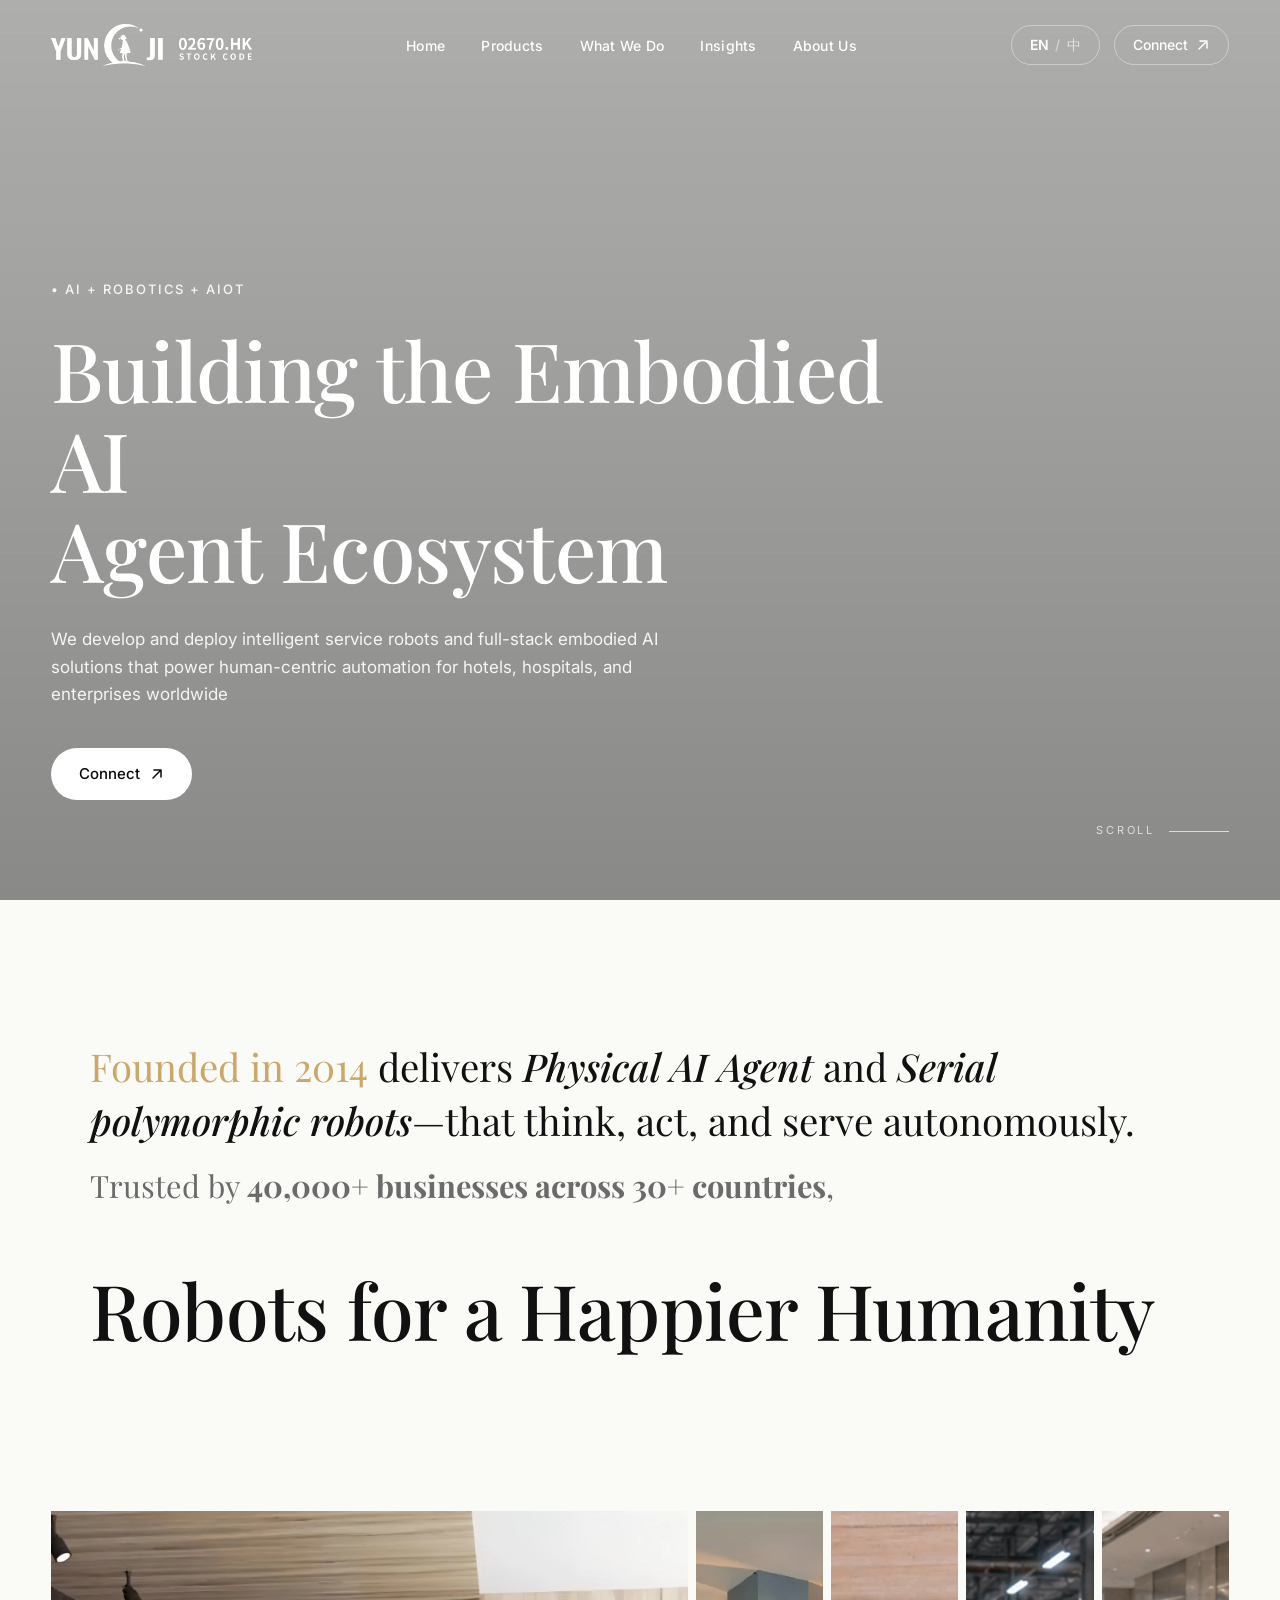
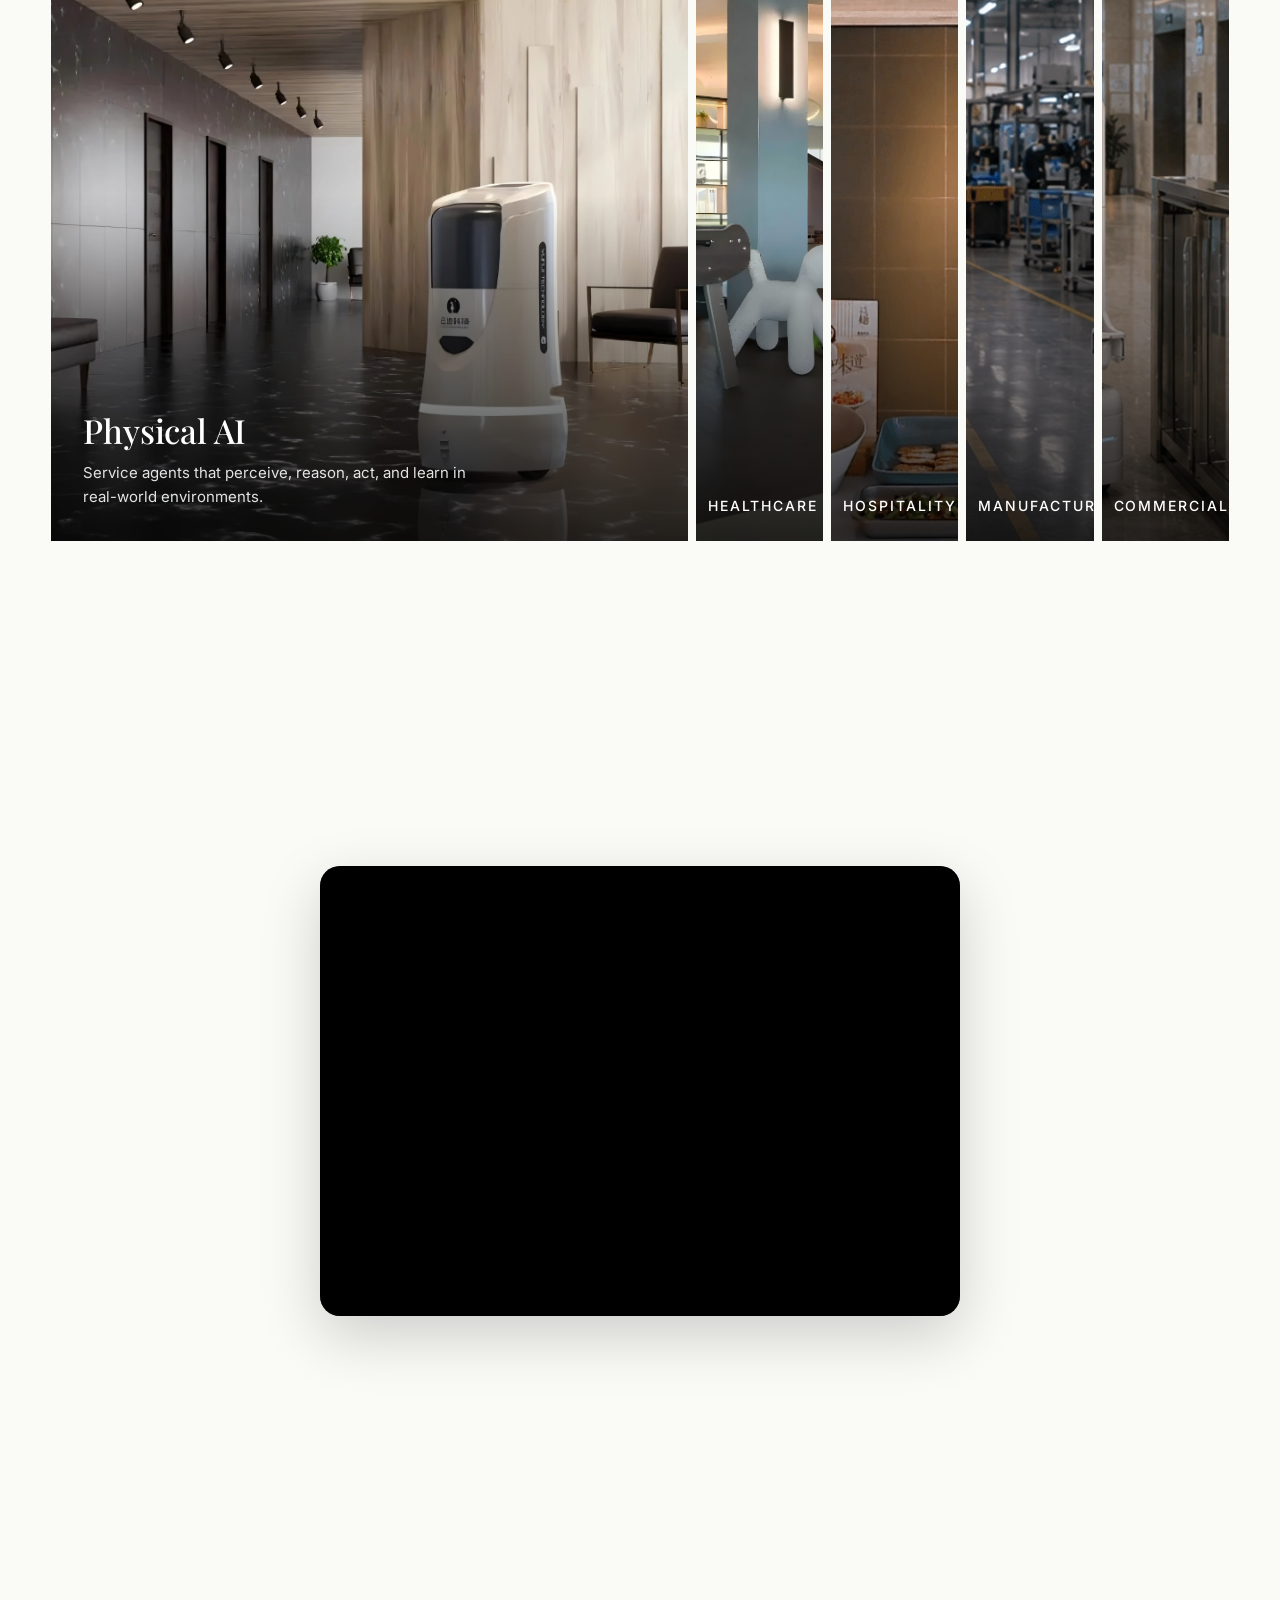
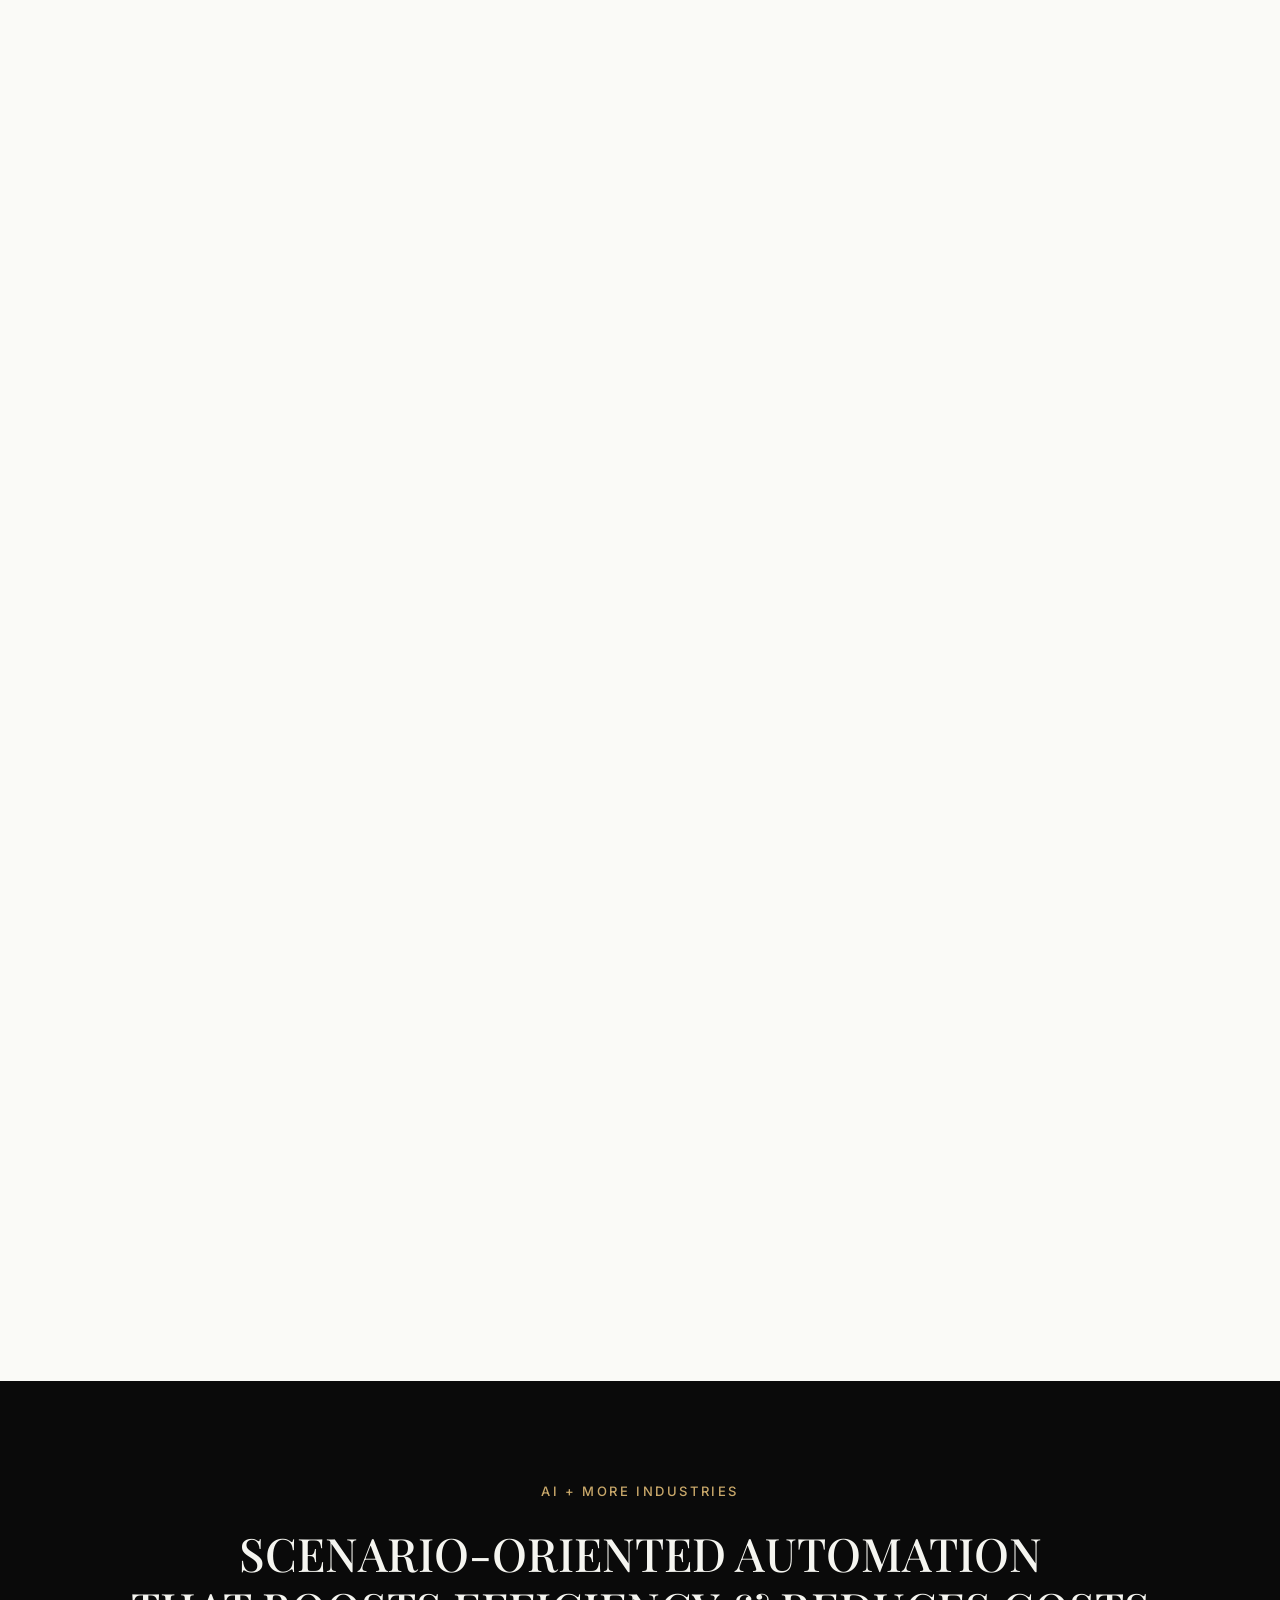
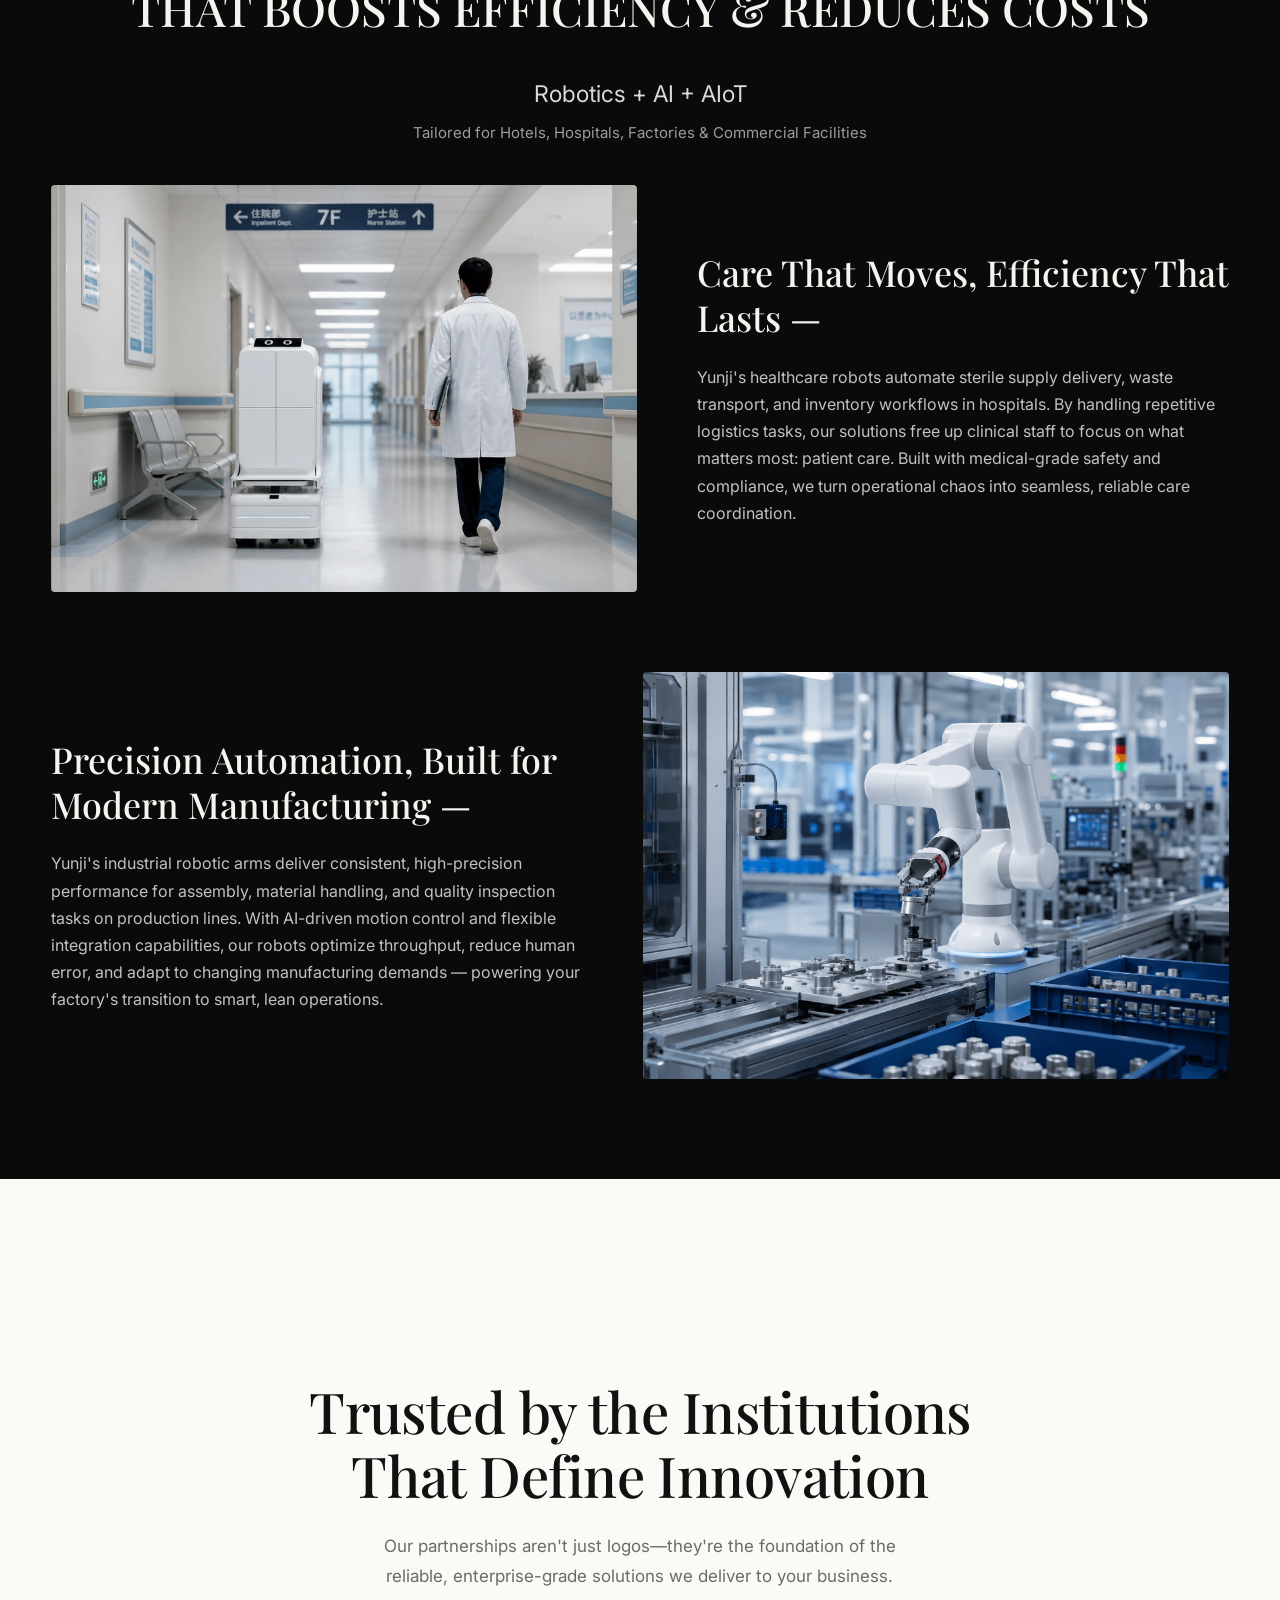
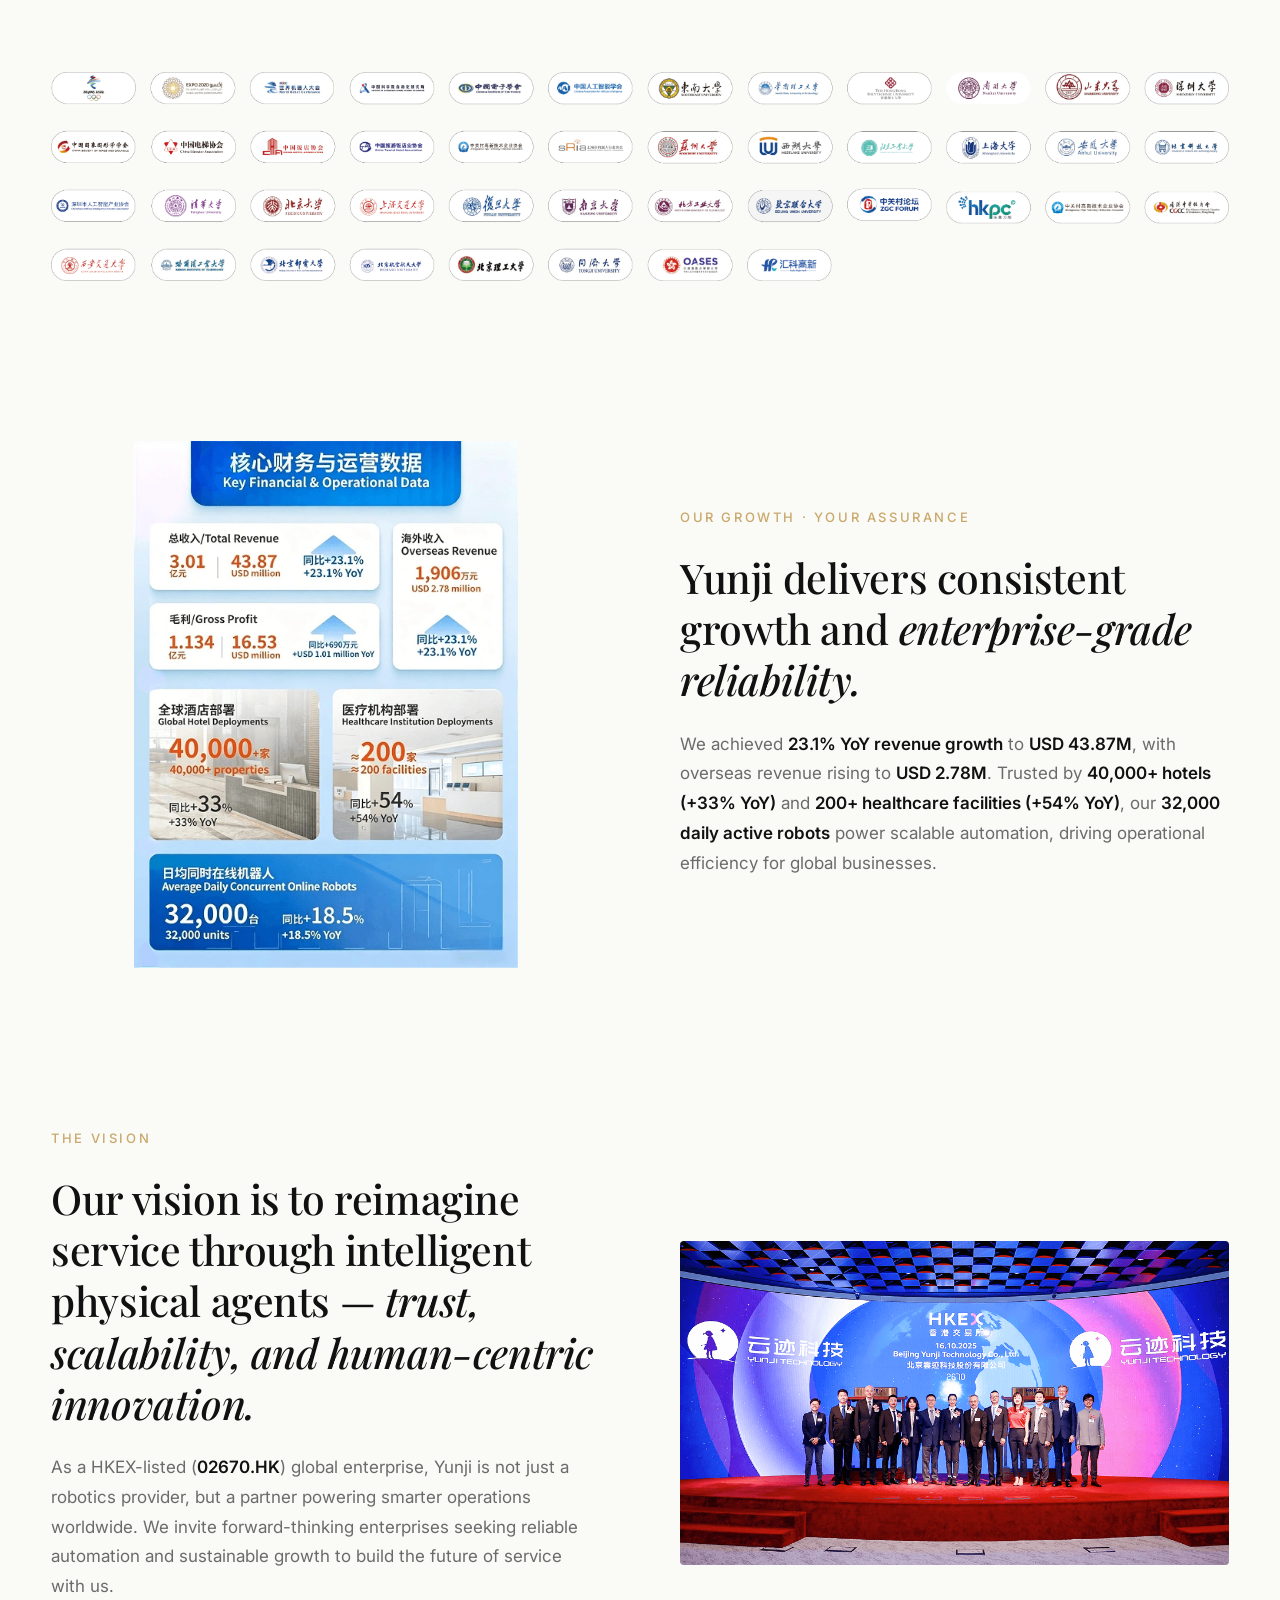
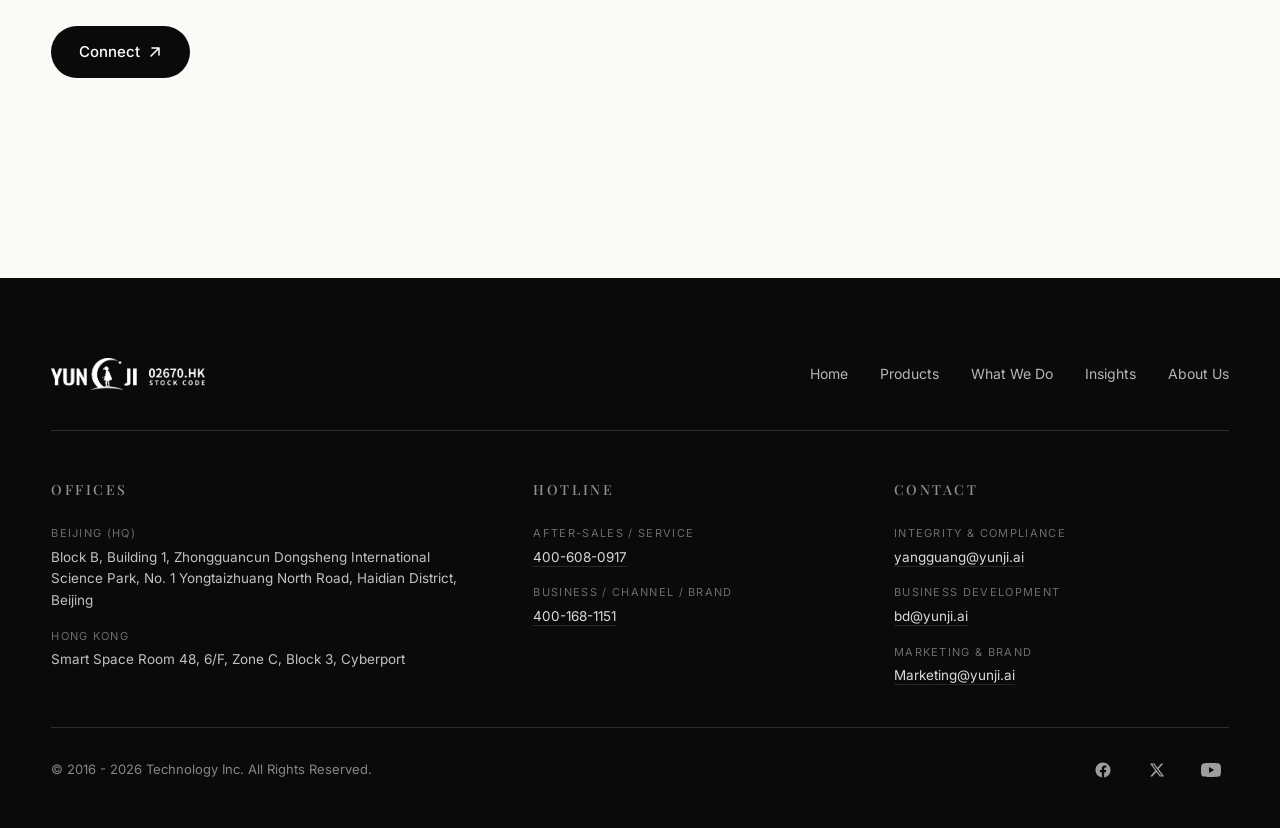
<file: index.html>
<!DOCTYPE html>
<html lang="en">
<head>
<meta charset="UTF-8" />
<meta name="viewport" content="width=device-width, initial-scale=1" />
<title data-i18n="meta.title">Yunji Technology — Innovating Business Solutions</title>
<meta name="description" content="Building the Embodied AI Agent Ecosystem. Intelligent service robots and full-stack embodied AI solutions for hotels, hospitals, and enterprises worldwide." />
<link rel="preconnect" href="https://fonts.googleapis.com" />
<link rel="preconnect" href="https://fonts.gstatic.com" crossorigin />
<link href="https://fonts.googleapis.com/css2?family=Inter:wght@300;400;500;600;700;800&family=Playfair+Display:wght@400;500;600;700&display=swap" rel="stylesheet" />
<link rel="stylesheet" href="css/style.css" />
</head>
<body>

<!-- ============ NAVIGATION ============ -->
<header class="nav">
  <div class="nav__inner">
    <a class="nav__logo" href="#">
      <img src="assets/logo1.png" alt="Yunji" />
    </a>
    <nav class="nav__menu">
      <a class="nav__link" href="#home"><span data-i18n="nav.home">Home</span><span class="nav__link-hover" data-i18n="nav.home">Home</span></a>
      <a class="nav__link nav__link--dropdown" href="#"><span data-i18n="nav.product">Products</span><span class="nav__link-hover" data-i18n="nav.product">Products</span></a>
      <a class="nav__link" href="#what-we-do"><span data-i18n="nav.what">What We Do</span><span class="nav__link-hover" data-i18n="nav.what">What We Do</span></a>
      <a class="nav__link" href="#insights"><span data-i18n="nav.insights">Insights</span><span class="nav__link-hover" data-i18n="nav.insights">Insights</span></a>
      <a class="nav__link" href="#about"><span data-i18n="nav.about">About Us</span><span class="nav__link-hover" data-i18n="nav.about">About Us</span></a>
    </nav>
    <div class="nav__actions">
      <button class="nav__lang" type="button" aria-label="Switch language">
        <span class="nav__lang-current">EN</span>
        <span class="nav__lang-divider">/</span>
        <span class="nav__lang-other">中</span>
      </button>
      <a class="nav__cta" href="mailto:BD@yunji.ai">
        <span data-i18n="nav.connect">Connect</span>
        <svg width="14" height="14" viewBox="0 0 14 14" fill="none" xmlns="http://www.w3.org/2000/svg">
          <path d="M3 11L11 3M11 3H4M11 3V10" stroke="currentColor" stroke-width="1.5" stroke-linecap="round" stroke-linejoin="round"/>
        </svg>
      </a>
      <button class="nav__toggle" type="button" aria-label="Toggle menu" aria-expanded="false">
        <span></span>
        <span></span>
        <span></span>
      </button>
    </div>
  </div>

  <!-- Products Dropdown -->
  <div class="nav__dropdown">
    <div class="nav__dropdown-inner">
      <div class="nav__dropdown-grid">
        <a class="nav__dropdown-card" href="products/up.html">
          <div class="nav__dropdown-card__img">
            <img src="assets/dropdown-up.webp" data-i18n-src='{"en":"assets/dropdown-up.webp","zh":"assets/dropdown-up.webp"}' alt="Composite Polymorphic Robot - UP" />
          </div>
          <span class="nav__dropdown-card__label" data-i18n="product.up.label">Composite Polymorphic Robot - UP</span>
        </a>
        <a class="nav__dropdown-card" href="products/smart-vending.html">
          <div class="nav__dropdown-card__img">
            <img src="assets/dropdown-vending.webp" data-i18n-src='{"en":"assets/dropdown-vending.webp","zh":"assets/dropdown-vending.webp"}' alt="Smart Vending Machine Y-Cool" />
          </div>
          <span class="nav__dropdown-card__label" data-i18n="product.vending.label">Smart Vending Machine Y-Cool</span>
        </a>
        <a class="nav__dropdown-card" href="#insights">
          <div class="nav__dropdown-card__img">
            <img src="assets/dropdown-noodle.webp" data-i18n-src='{"en":"assets/dropdown-noodle.webp","zh":"assets/dropdown-noodle.webp"}' alt="Smart Noodle Cooking Robot" />
          </div>
          <span class="nav__dropdown-card__label" data-i18n="product.noodle.label">Smart Noodle Cooking Robot</span>
        </a>
        <a class="nav__dropdown-card" href="#insights">
          <div class="nav__dropdown-card__img">
            <img src="assets/dropdown-stirfry.webp" data-i18n-src='{"en":"assets/dropdown-stirfry.webp","zh":"assets/dropdown-stirfry.webp"}' alt="Intelligent Stir-Fry Robot" />
          </div>
          <span class="nav__dropdown-card__label" data-i18n="product.stirfry.label">Intelligent Stir-Fry Robot</span>
        </a>
        <a class="nav__dropdown-card" href="#insights">
          <div class="nav__dropdown-card__img">
            <img src="assets/dropdown-hdos-en.webp" data-i18n-src='{"en":"assets/dropdown-hdos-en.webp","zh":"assets/dropdown-hdos-zh.webp"}' alt="Trustworthy Agent HDOS" />
          </div>
          <span class="nav__dropdown-card__label" data-i18n="product.hdos.label">Trustworthy Agent HDOS</span>
        </a>
        <a class="nav__dropdown-card" href="#insights">
          <div class="nav__dropdown-card__img">
            <img src="assets/dropdown-factory-en.webp" data-i18n-src='{"en":"assets/dropdown-factory-en.webp","zh":"assets/dropdown-factory-zh.webp"}' alt="AI + Factory Smart Logistics Solutions" />
          </div>
          <span class="nav__dropdown-card__label" data-i18n="product.factory.label">AI + Factory Smart Logistics Solutions</span>
        </a>
        <a class="nav__dropdown-card" href="#insights">
          <div class="nav__dropdown-card__img">
            <img src="assets/dropdown-hospital-en.webp" data-i18n-src='{"en":"assets/dropdown-hospital-en.webp","zh":"assets/dropdown-hospital-zh.webp"}' alt="AI + Hospital Smart Logistics Solutions" />
          </div>
          <span class="nav__dropdown-card__label" data-i18n="product.hospital.label">AI + Hospital Smart Logistics Solutions</span>
        </a>
        <a class="nav__dropdown-card" href="#insights">
          <div class="nav__dropdown-card__img">
            <img src="assets/dropdown-retail-en.webp" data-i18n-src='{"en":"assets/dropdown-retail-en.webp","zh":"assets/dropdown-retail-zh.webp"}' alt="AI + Retail Application Solutions" />
          </div>
          <span class="nav__dropdown-card__label" data-i18n="product.retail.label">AI + Retail Application Solutions</span>
        </a>
      </div>
    </div>
  </div>

  <!-- Mobile Menu -->
  <div class="nav__mobile">
    <button class="nav__mobile-close" type="button" aria-label="Close menu">&times;</button>
    <nav class="nav__mobile-menu">
      <a href="#home" data-i18n="nav.home">Home</a>
      <div class="nav__mobile-dropdown">
        <button class="nav__mobile-dropdown-toggle" type="button">
          <span data-i18n="nav.product">Products</span>
          <span class="nav__mobile-chevron">
            <svg width="16" height="16" viewBox="0 0 24 24" fill="none" stroke="currentColor" stroke-width="2" stroke-linecap="round" stroke-linejoin="round">
              <polyline points="6 9 12 15 18 9"></polyline>
            </svg>
          </span>
        </button>
        <div class="nav__mobile-dropdown-menu">
          <a href="products/up.html">
            <img src="assets/dropdown-up.webp" alt="" />
            <span data-i18n="product.up.label">Composite Polymorphic Robot - UP</span>
          </a>
          <a href="products/smart-vending.html">
            <img src="assets/dropdown-vending.webp" alt="" />
            <span data-i18n="product.vending.label">Smart Vending Machine Y-Cool</span>
          </a>
          <a href="#insights">
            <img src="assets/dropdown-noodle.webp" alt="" />
            <span data-i18n="product.noodle.label">Smart Noodle Cooking Robot</span>
          </a>
          <a href="#insights">
            <img src="assets/dropdown-stirfry.webp" alt="" />
            <span data-i18n="product.stirfry.label">Intelligent Stir-Fry Robot</span>
          </a>
          <a href="#insights">
            <img src="assets/dropdown-hdos-en.webp" alt="" />
            <span data-i18n="product.hdos.label">Trustworthy Agent HDOS</span>
          </a>
          <a href="#insights">
            <img src="assets/dropdown-factory-en.webp" alt="" />
            <span data-i18n="product.factory.label">AI + Factory Smart Logistics Solutions</span>
          </a>
          <a href="#insights">
            <img src="assets/dropdown-hospital-en.webp" alt="" />
            <span data-i18n="product.hospital.label">AI + Hospital Smart Logistics Solutions</span>
          </a>
          <a href="#insights">
            <img src="assets/dropdown-retail-en.webp" alt="" />
            <span data-i18n="product.retail.label">AI + Retail Application Solutions</span>
          </a>
        </div>
      </div>
      <a href="#what-we-do" data-i18n="nav.what">What We Do</a>
      <a href="#insights" data-i18n="nav.insights">Insights</a>
      <a href="#about" data-i18n="nav.about">About Us</a>
    </nav>
    <div class="nav__mobile-footer">
      <button class="nav__lang" type="button" aria-label="Switch language">
        <span class="nav__lang-current">EN</span>
        <span class="nav__lang-divider">/</span>
        <span class="nav__lang-other">中</span>
      </button>
      <a class="nav__cta" href="mailto:BD@yunji.ai">
        <span data-i18n="nav.connect">Connect</span>
        <svg width="14" height="14" viewBox="0 0 14 14" fill="none" xmlns="http://www.w3.org/2000/svg">
          <path d="M3 11L11 3M11 3H4M11 3V10" stroke="currentColor" stroke-width="1.5" stroke-linecap="round" stroke-linejoin="round"/>
        </svg>
      </a>
    </div>
  </div>
</header>

<!-- ============ HOME / HERO ============ -->
<section class="hero" id="home">
  <video class="hero__video" autoplay loop muted playsinline poster="">
    <source src="assets/首页视频.mp4" type="video/mp4" />
  </video>
  <div class="hero__overlay"></div>
  <div class="hero__inner">
    <div class="hero__top">
      <p class="hero__eyebrow" data-i18n="hero.eyebrow">• AI + Robotics + AIOT</p>
      <h1 class="hero__title" data-i18n-html="hero.title">
        Building the Embodied AI<br />
        Agent Ecosystem
      </h1>
      <p class="hero__subtitle" data-i18n="hero.subtitle">
        We develop and deploy intelligent service robots and full-stack embodied AI solutions
        that power human-centric automation for hotels, hospitals, and enterprises worldwide
      </p>
      <a class="hero__cta" href="mailto:BD@yunji.ai">
        <span data-i18n="hero.cta">Connect</span>
        <svg width="14" height="14" viewBox="0 0 14 14" fill="none" xmlns="http://www.w3.org/2000/svg">
          <path d="M3 11L11 3M11 3H4M11 3V10" stroke="currentColor" stroke-width="1.5" stroke-linecap="round" stroke-linejoin="round"/>
        </svg>
      </a>
    </div>
    <div class="hero__scroll">
      <span data-i18n="hero.scroll">SCROLL</span>
      <span class="hero__scroll-line"></span>
    </div>
  </div>
</section>

<!-- ============ WHAT WE DO ============ -->
<section class="about" id="what-we-do">
  <div class="about__inner">
    <p class="about__lede" data-i18n-html="about.lede1">
      <span class="about__num">Founded in 2014</span> delivers
      <em>Physical AI Agent</em> and
      <em>Serial polymorphic robots</em>—that think, act, and serve autonomously.
    </p>
    <p class="about__lede about__lede--muted" data-i18n-html="about.lede2">
      Trusted by <strong>40,000+ businesses across 30+ countries</strong>,
    </p>
    <h2 class="about__title" data-i18n="about.title">Robots for a Happier Humanity</h2>
  </div>
</section>

<section class="gallery">
  <div class="gallery__track">
    <a class="gallery__item is-active" href="#insights">
      <div class="gallery__media">
        <img src="assets/69f2c2e4d28eea55c48c47ef_111.webp" alt="Physical AI Agent" />
      </div>
      <div class="gallery__overlay"></div>
      <span class="gallery__label" data-i18n="gallery.physical.label">Physical AI</span>
      <div class="gallery__content">
        <h3 class="gallery__title" data-i18n="gallery.physical.title">Physical AI</h3>
        <p class="gallery__copy" data-i18n="gallery.physical.copy">
          Service agents that perceive, reason, act, and learn in real-world environments.
        </p>
      </div>
    </a>
    <a class="gallery__item" href="#insights">
      <div class="gallery__media">
        <img src="assets/69f2c2e4d28eea55c48c47ff_222.webp" alt="Healthcare" />
      </div>
      <div class="gallery__overlay"></div>
      <span class="gallery__label" data-i18n="gallery.healthcare.label">Healthcare</span>
      <div class="gallery__content">
        <h3 class="gallery__title" data-i18n="gallery.healthcare.title">Healthcare</h3>
        <p class="gallery__copy" data-i18n="gallery.healthcare.copy">
          Autonomous robots supporting hospital delivery, pharmacy, ward, and care scenarios.
        </p>
      </div>
    </a>
    <a class="gallery__item" href="#insights">
      <div class="gallery__media">
        <img src="assets/69f2c2e4d28eea55c48c480a_Weixin Image_2026-04-29_152443_010.webp" alt="Hospitality" />
      </div>
      <div class="gallery__overlay"></div>
      <span class="gallery__label" data-i18n="gallery.hospitality.label">Hospitality</span>
      <div class="gallery__content">
        <h3 class="gallery__title" data-i18n="gallery.hospitality.title">Hospitality Service</h3>
        <p class="gallery__copy" data-i18n="gallery.hospitality.copy">
          Concierge-grade robots trusted by hotels worldwide for smarter guest service.
        </p>
      </div>
    </a>
    <a class="gallery__item" href="#insights">
      <div class="gallery__media">
        <img src="assets/工厂2.webp" alt="Manufacturing" />
      </div>
      <div class="gallery__overlay"></div>
      <span class="gallery__label" data-i18n="gallery.manufacturing.label">Manufacturing</span>
      <div class="gallery__content">
        <h3 class="gallery__title" data-i18n="gallery.manufacturing.title">Manufacturing</h3>
        <p class="gallery__copy" data-i18n="gallery.manufacturing.copy">
          AI robots for material handling, production-line transport, and factory automation.
        </p>
      </div>
    </a>
    <a class="gallery__item" href="#insights">
      <div class="gallery__media">
        <img src="assets/高级写字楼.webp" alt="Commercial" />
      </div>
      <div class="gallery__overlay"></div>
      <span class="gallery__label" data-i18n="gallery.commercial.label">Commercial</span>
      <div class="gallery__content">
        <h3 class="gallery__title" data-i18n="gallery.commercial.title">Commercial</h3>
        <p class="gallery__copy" data-i18n="gallery.commercial.copy">
          Robots for buildings, retail, cleaning, office service, and smart IoT operations.
        </p>
      </div>
    </a>
  </div>
</section>

<section class="trust-pin">
  <div class="trust-pin__sticky">
    <div class="trust-pin__media">
      <video class="trust-pin__video" loop muted playsinline preload="auto">
        <source src="assets/中间视频.mp4" type="video/mp4" />
      </video>
      <p class="trust-pin__caption"><span class="trust-pin__text"></span></p>
    </div>
  </div>
</section>

<!-- ============ INSIGHTS ============ -->
<section class="services" id="insights">
  <div class="services__inner">
    <p class="services__eyebrow" data-i18n="insights.eyebrow">AI + More Industries</p>
    <h2 class="services__title" data-i18n-html="insights.title">
      SCENARIO-ORIENTED AUTOMATION<br />
      THAT BOOSTS EFFICIENCY &amp; REDUCES COSTS
    </h2>
    <p class="services__sub" data-i18n="insights.sub1">Robotics + AI + AIoT</p>
    <p class="services__sub services__sub--small" data-i18n="insights.sub2">Tailored for Hotels, Hospitals, Factories &amp; Commercial Facilities</p>

    <div class="services__grid">
      <article class="service-card">
        <div class="service-card__media">
          <img src="assets/医院.webp" alt="Healthcare automation" />
        </div>
        <div class="service-card__body">
          <h3 class="service-card__title" data-i18n="insights.hospital.title">Care That Moves, Efficiency That Lasts —</h3>
          <p class="service-card__copy" data-i18n="insights.hospital.copy">
            Yunji's healthcare robots automate sterile supply delivery, waste transport, and inventory workflows in hospitals.
            By handling repetitive logistics tasks, our solutions free up clinical staff to focus on what matters most:
            patient care. Built with medical-grade safety and compliance, we turn operational chaos into seamless, reliable
            care coordination.
          </p>
        </div>
      </article>

      <article class="service-card service-card--reverse">
        <div class="service-card__media">
          <img src="assets/工厂.webp" alt="Industrial automation" />
        </div>
        <div class="service-card__body">
          <h3 class="service-card__title" data-i18n="insights.factory.title">Precision Automation, Built for Modern Manufacturing —</h3>
          <p class="service-card__copy" data-i18n="insights.factory.copy">
            Yunji's industrial robotic arms deliver consistent, high-precision performance for assembly, material handling,
            and quality inspection tasks on production lines. With AI-driven motion control and flexible integration
            capabilities, our robots optimize throughput, reduce human error, and adapt to changing manufacturing demands —
            powering your factory's transition to smart, lean operations.
          </p>
        </div>
      </article>
    </div>
  </div>
</section>

<!-- ============ ABOUT US ============ -->
<section class="about-us" id="about">

  <div class="about-block about-block--stack">
    <div class="about-block__inner">
      <div class="about-block__copy">
        <h2 class="about-block__title" data-i18n-html="aboutus.brand.title">
          Trusted by the Institutions<br />
          That Define Innovation
        </h2>
        <p class="about-block__text" data-i18n="aboutus.brand.text">
          Our partnerships aren't just logos—they're the foundation of the reliable,
          enterprise-grade solutions we deliver to your business.
        </p>
      </div>
      <div class="about-block__media">
        <img src="assets/品牌.png" alt="Trusted brands" />
      </div>
    </div>
  </div>

  <div class="about-block about-block--reverse">
    <div class="about-block__inner">
      <div class="about-block__copy">
        <p class="about-block__eyebrow" data-i18n="aboutus.growth.eyebrow">Our Growth · Your Assurance</p>
        <h2 class="about-block__title about-block__title--sm" data-i18n-html="aboutus.growth.title">
          Yunji delivers consistent growth and
          <em>enterprise-grade reliability.</em>
        </h2>
        <p class="about-block__text" data-i18n-html="aboutus.growth.text">
          We achieved <strong>23.1% YoY revenue growth</strong> to <strong>USD 43.87M</strong>,
          with overseas revenue rising to <strong>USD 2.78M</strong>.
          Trusted by <strong>40,000+ hotels (+33% YoY)</strong> and
          <strong>200+ healthcare facilities (+54% YoY)</strong>,
          our <strong>32,000 daily active robots</strong> power scalable automation,
          driving operational efficiency for global businesses.
        </p>
      </div>
      <div class="about-block__media about-block__media--shrink">
        <img src="assets/核心财务与运营数据 1.webp" alt="Core financial figures" />
      </div>
    </div>
  </div>

  <div class="about-block">
    <div class="about-block__inner">
      <div class="about-block__copy">
        <p class="about-block__eyebrow" data-i18n="aboutus.vision.eyebrow">The Vision</p>
        <h2 class="about-block__title about-block__title--sm" data-i18n-html="aboutus.vision.title">
          Our vision is to reimagine service through intelligent physical agents —
          <em>trust, scalability, and human-centric innovation.</em>
        </h2>
        <p class="about-block__text" data-i18n-html="aboutus.vision.text">
          As a HKEX-listed (<strong>02670.HK</strong>) global enterprise, Yunji is not just a robotics provider,
          but a partner powering smarter operations worldwide. We invite forward-thinking enterprises seeking
          reliable automation and sustainable growth to build the future of service with us.
        </p>
        <a class="btn btn--dark" href="mailto:BD@yunji.ai">
          <span data-i18n="aboutus.vision.cta">Connect</span>
          <svg width="14" height="14" viewBox="0 0 14 14" fill="none" xmlns="http://www.w3.org/2000/svg">
            <path d="M3 11L11 3M11 3H4M11 3V10" stroke="currentColor" stroke-width="1.5" stroke-linecap="round" stroke-linejoin="round"/>
          </svg>
        </a>
      </div>
      <div class="about-block__media about-block__media--listing">
        <img src="assets/上市.jpg" alt="HKEX listing" />
      </div>
    </div>
  </div>

</section>

<!-- ============ FOOTER ============ -->
<footer class="footer" id="connect">
  <div class="footer__inner">
    <div class="footer__top">
      <a class="footer__logo" href="#">
        <img src="assets/logo1.png" alt="Yunji" />
      </a>
      <nav class="footer__nav">
        <a href="#home" data-i18n="nav.home">Home</a>
        <a href="#" class="footer__link--dropdown" data-i18n="nav.product">Products</a>
        <a href="#what-we-do" data-i18n="nav.what">What We Do</a>
        <a href="#insights" data-i18n="nav.insights">Insights</a>
        <a href="#about" data-i18n="nav.about">About Us</a>
      </nav>
    </div>

    <div class="footer__contact">
      <div class="footer__col">
        <h4 class="footer__col-title" data-i18n="footer.offices.title">Offices</h4>
        <p class="footer__col-item">
          <span class="footer__col-label" data-i18n="footer.offices.bjLabel">Beijing (HQ)</span>
          <span data-i18n="footer.offices.bjAddr">Block B, Building 1, Zhongguancun Dongsheng International Science Park, No. 1 Yongtaizhuang North Road, Haidian District, Beijing</span>
        </p>
        <p class="footer__col-item">
          <span class="footer__col-label" data-i18n="footer.offices.hkLabel">Hong Kong</span>
          <span data-i18n="footer.offices.hkAddr">Smart Space Room 48, 6/F, Zone C, Block 3, Cyberport</span>
        </p>
      </div>

      <div class="footer__col">
        <h4 class="footer__col-title" data-i18n="footer.hotline.title">Hotline</h4>
        <p class="footer__col-item">
          <span class="footer__col-label" data-i18n="footer.hotline.label1">After-sales / Service</span>
          <a href="tel:4006080917">400-608-0917</a>
        </p>
        <p class="footer__col-item">
          <span class="footer__col-label" data-i18n="footer.hotline.label2">Business / Channel / Brand</span>
          <a href="tel:4001681151">400-168-1151</a>
        </p>
      </div>

      <div class="footer__col">
        <h4 class="footer__col-title" data-i18n="footer.contact.title">Contact</h4>
        <p class="footer__col-item">
          <span class="footer__col-label" data-i18n="footer.contact.label1">Integrity &amp; Compliance</span>
          <a href="mailto:yangguang@yunji.ai">yangguang@yunji.ai</a>
        </p>
        <p class="footer__col-item">
          <span class="footer__col-label" data-i18n="footer.contact.label2">Business Development</span>
          <a href="mailto:bd@yunji.ai">bd@yunji.ai</a>
        </p>
        <p class="footer__col-item">
          <span class="footer__col-label" data-i18n="footer.contact.label3">Marketing &amp; Brand</span>
          <a href="mailto:Marketing@yunji.ai">Marketing@yunji.ai</a>
        </p>
      </div>
    </div>

    <div class="footer__divider"></div>
    <div class="footer__bottom">
      <p data-i18n="footer.copyright">© 2016 - 2026 Technology Inc. All Rights Reserved.</p>
      <div class="footer__social">
        <a href="https://www.facebook.com/profile.php?id=61584071516240" aria-label="Facebook" target="_blank" rel="noopener">
          <svg width="18" height="18" viewBox="0 0 24 24" fill="currentColor" xmlns="http://www.w3.org/2000/svg">
            <path d="M22 12.06C22 6.5 17.52 2 12 2S2 6.5 2 12.06c0 4.99 3.66 9.13 8.44 9.88v-6.99H7.9v-2.89h2.54V9.85c0-2.5 1.49-3.89 3.77-3.89 1.09 0 2.24.2 2.24.2v2.47h-1.26c-1.24 0-1.63.77-1.63 1.56v1.88h2.78l-.44 2.89h-2.33V22c4.78-.75 8.44-4.89 8.44-9.94Z"/>
          </svg>
        </a>
        <a href="https://x.com/YunjiTechnology" aria-label="X" target="_blank" rel="noopener">
          <svg width="16" height="16" viewBox="0 0 24 24" fill="currentColor" xmlns="http://www.w3.org/2000/svg">
            <path d="M18.244 2.25h3.308l-7.227 8.26 8.502 11.24h-6.656l-5.214-6.817-5.965 6.817H1.683l7.73-8.835L1.254 2.25h6.824l4.713 6.231 5.453-6.231Zm-1.161 17.52h1.833L7.084 4.126H5.117L17.083 19.77Z"/>
          </svg>
        </a>
        <a href="https://www.youtube.com/@YunJiTechnology" aria-label="YouTube" target="_blank" rel="noopener">
          <svg width="20" height="20" viewBox="0 0 24 24" fill="currentColor" xmlns="http://www.w3.org/2000/svg">
            <path d="M23.5 6.2a3 3 0 0 0-2.11-2.12C19.52 3.55 12 3.55 12 3.55s-7.52 0-9.39.53A3 3 0 0 0 .5 6.2C0 8.08 0 12 0 12s0 3.92.5 5.8a3 3 0 0 0 2.11 2.12c1.87.53 9.39.53 9.39.53s7.52 0 9.39-.53a3 3 0 0 0 2.11-2.12C24 15.92 24 12 24 12s0-3.92-.5-5.8ZM9.6 15.57V8.43L15.82 12 9.6 15.57Z"/>
          </svg>
        </a>
      </div>
    </div>
  </div>
</footer>

<button class="to-top" type="button" aria-label="Back to top">
  <svg width="16" height="16" viewBox="0 0 16 16" fill="none" xmlns="http://www.w3.org/2000/svg">
    <path d="M8 13V3M8 3L3 8M8 3L13 8" stroke="currentColor" stroke-width="1.6" stroke-linecap="round" stroke-linejoin="round"/>
  </svg>
</button>

<script src="js/i18n.js"></script>
<script src="js/main.js"></script>
</body>
</html>
</file>
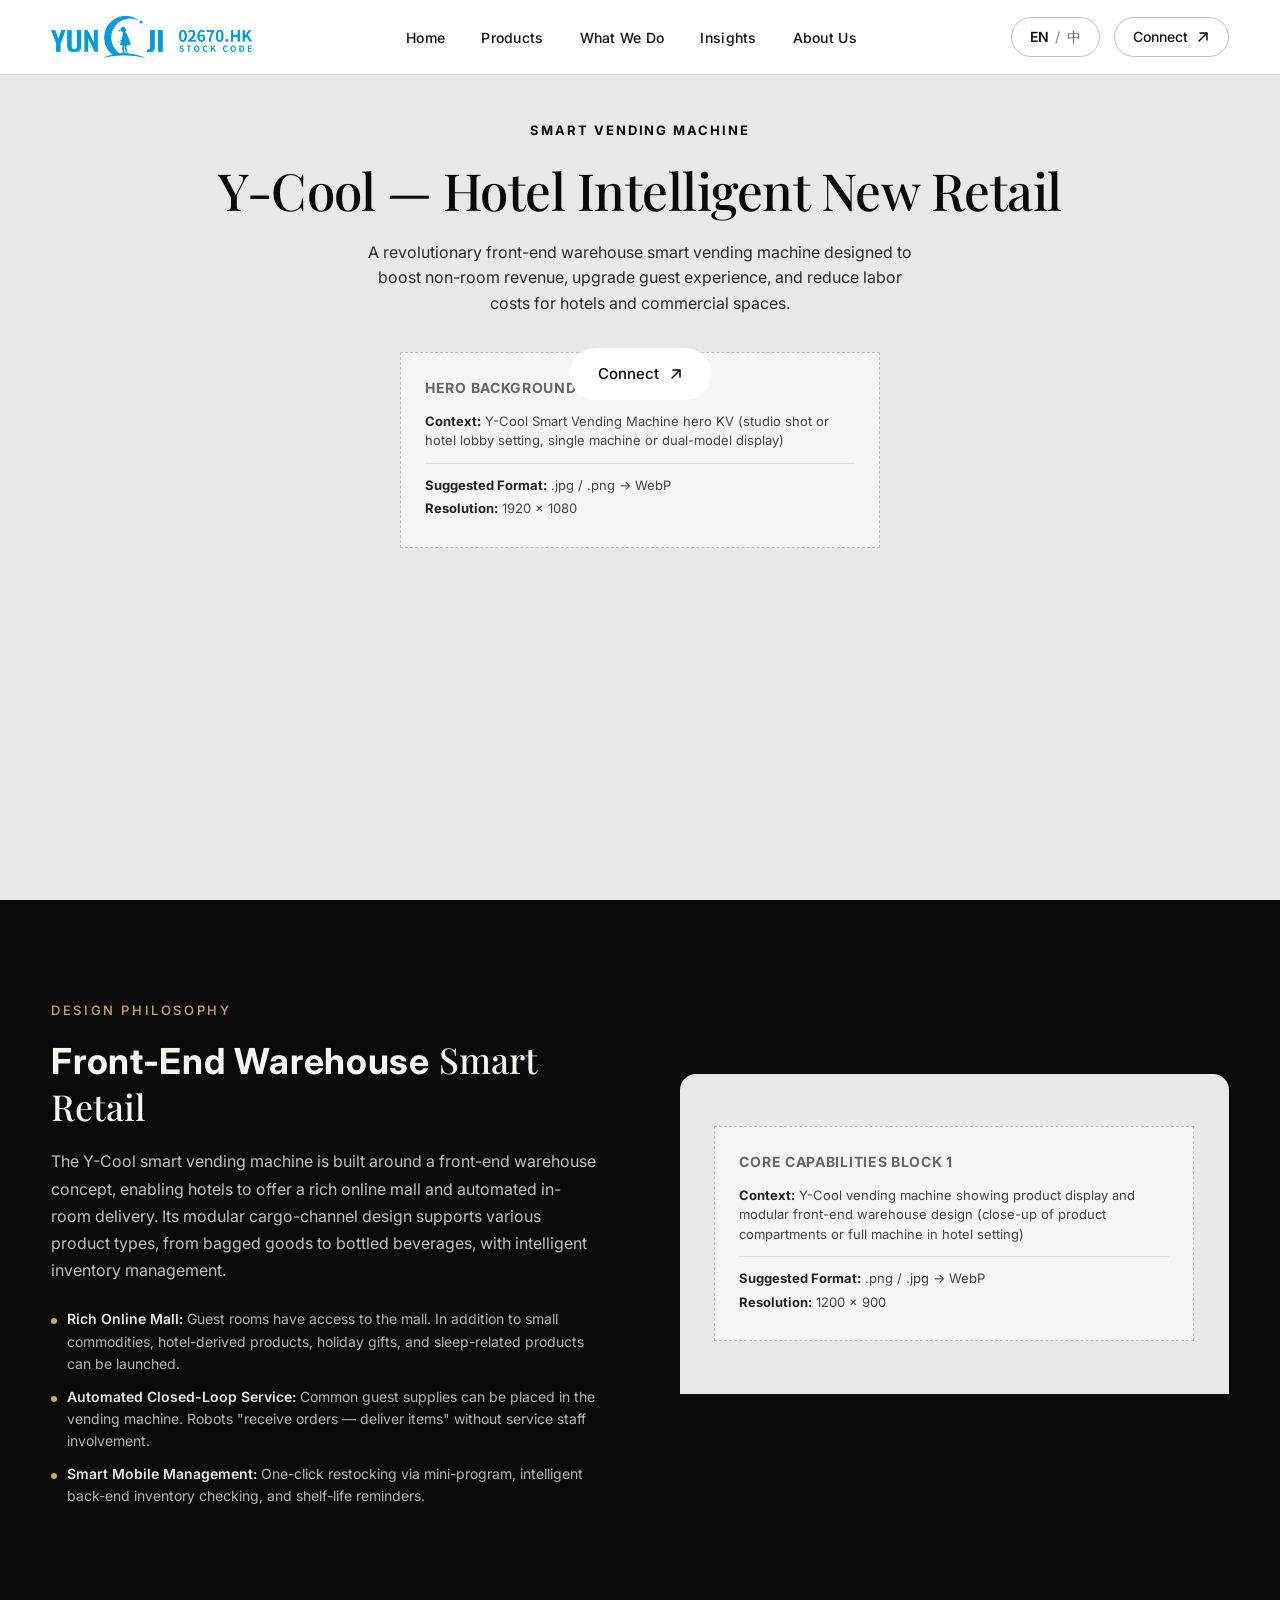
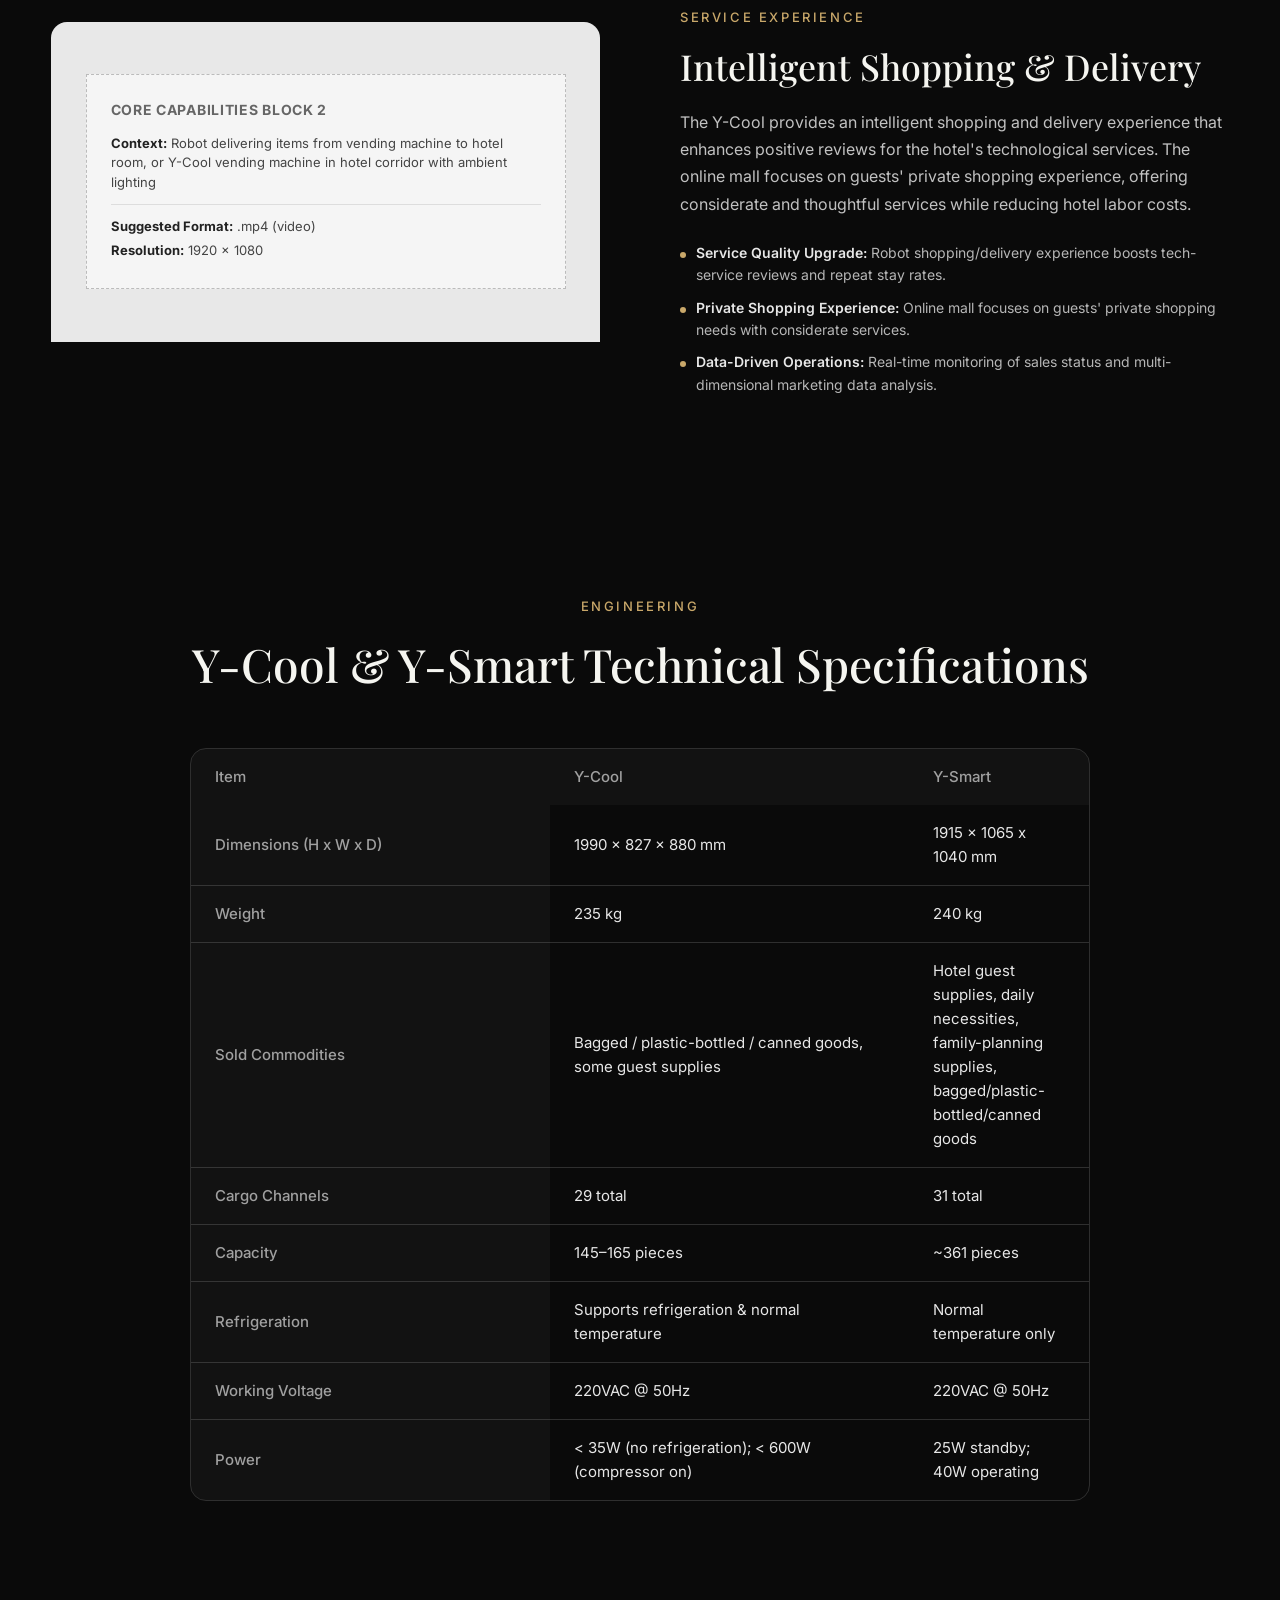
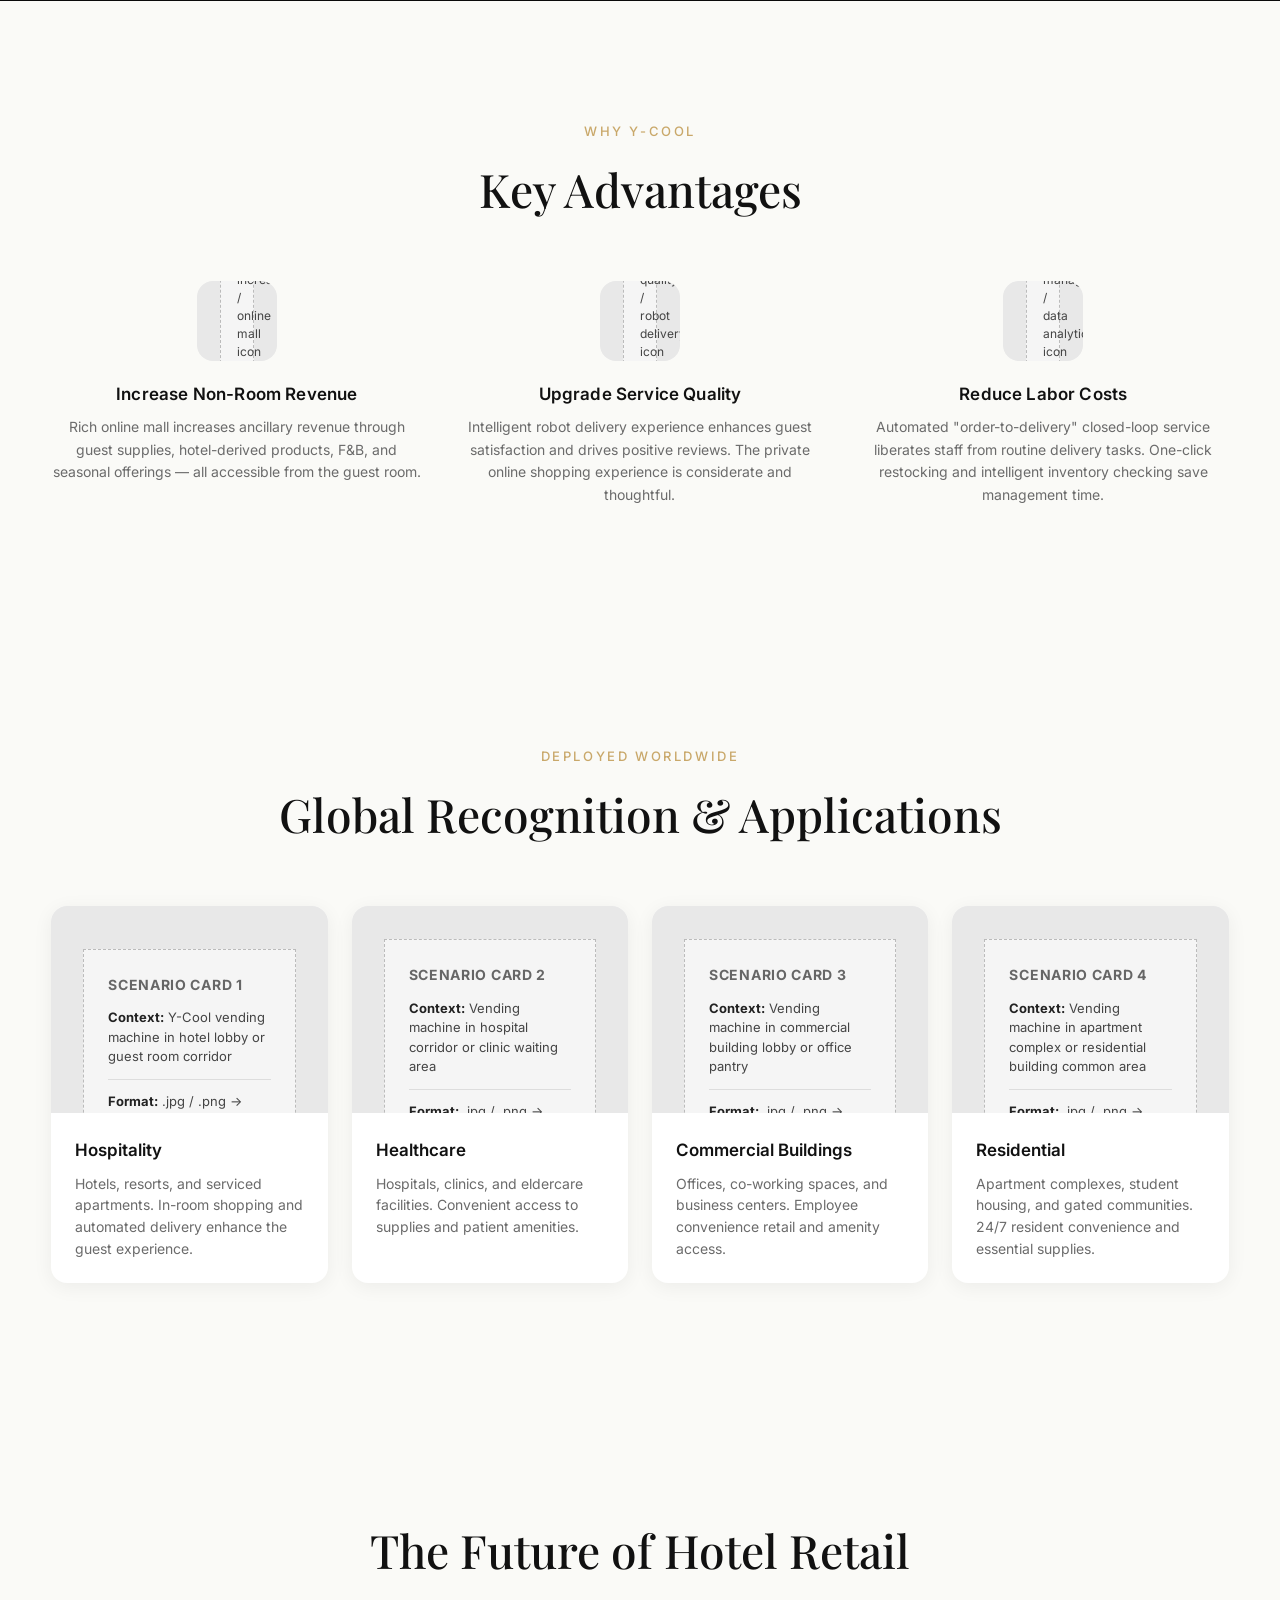
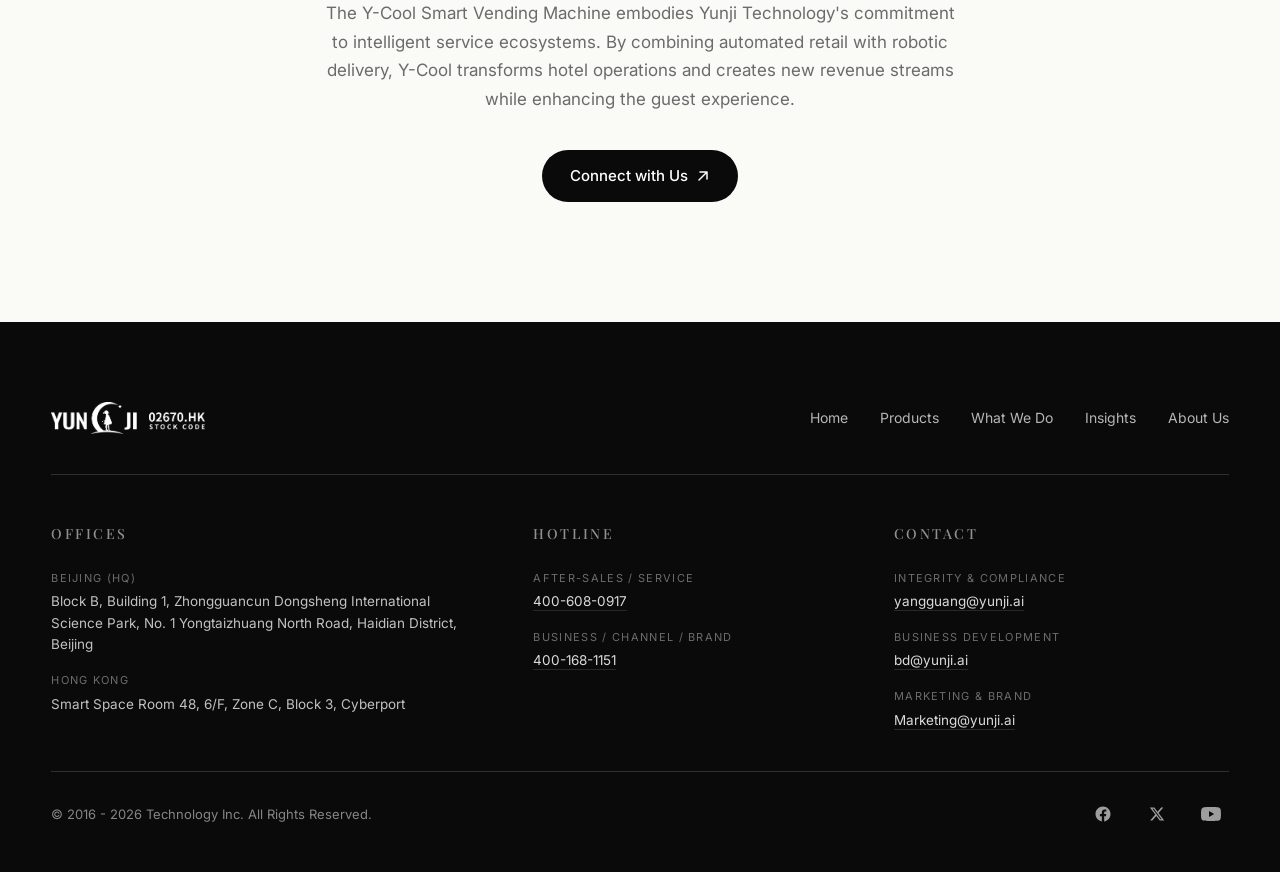
<file: products/smart-vending.html>
<!DOCTYPE html>
<html lang="en">
<head>
<meta charset="UTF-8" />
<meta name="viewport" content="width=device-width, initial-scale=1" />
<title data-i18n-page-title="vending.meta.title">Smart Vending Machine — Y-Cool | Yunji Technology</title>
<meta name="description" content="Y-Cool is Yunji Technology's smart vending machine with front-end warehouse, designed for hotel intelligent new retail and automated service delivery." />
<link rel="preconnect" href="https://fonts.googleapis.com" />
<link rel="preconnect" href="https://fonts.gstatic.com" crossorigin />
<link href="https://fonts.googleapis.com/css2?family=Inter:wght@300;400;500;600;700;800&family=Playfair+Display:wght@400;500;600;700&display=swap" rel="stylesheet" />
<link rel="stylesheet" href="../css/style.css" />
<style>
  .nav {
    background: #fff;
    backdrop-filter: none;
    -webkit-backdrop-filter: none;
    padding-top: 16px;
    padding-bottom: 16px;
    box-shadow: 0 1px 0 rgba(0,0,0,0.06);
  }
  .nav .nav__logo img { filter: none; }
  .nav .nav__link { color: var(--c-text); }
  .nav .nav__cta {
    color: var(--c-text);
    border-color: rgba(0,0,0,0.25);
  }
  .nav .nav__cta:hover {
    background: var(--c-bg-dark);
    color: #fff;
    border-color: var(--c-bg-dark);
  }
  .nav .nav__lang {
    color: var(--c-text);
    border-color: rgba(0,0,0,0.25);
  }
  .nav .nav__lang:hover {
    background: var(--c-bg-dark);
    color: #fff;
    border-color: var(--c-bg-dark);
  }
  .placeholder-block {
    width: 100%;
    height: 100%;
    min-height: 320px;
    background: #e8e8e8;
    display: flex;
    align-items: center;
    justify-content: center;
    padding: 2rem;
    box-sizing: border-box;
  }
  .placeholder-block__content {
    background: #f5f5f5;
    border: 1px dashed #bbb;
    padding: 1.5rem;
    width: 100%;
    max-width: 480px;
  }
  .placeholder-block__content h4 {
    margin: 0 0 0.75rem;
    font-size: 0.875rem;
    text-transform: uppercase;
    letter-spacing: 0.05em;
    color: #666;
    font-family: var(--ff-sans);
  }
  .placeholder-block__content p {
    margin: 0.25rem 0;
    font-size: 0.8125rem;
    color: #444;
    line-height: 1.5;
    font-family: var(--ff-sans);
  }
  .placeholder-block__content strong {
    color: #222;
  }
  .placeholder-block__divider {
    border: none;
    border-top: 1px solid #ddd;
    margin: 0.75rem 0;
  }
  .nav .nav__toggle {
    color: var(--c-text);
    border-color: rgba(0,0,0,0.25);
  }
  .nav .nav__toggle:hover {
    background: var(--c-bg-dark);
    color: #fff;
    border-color: var(--c-bg-dark);
  }
</style>
</head>
<body>

<!-- ============ NAVIGATION ============ -->
<header class="nav">
  <div class="nav__inner">
    <a class="nav__logo" href="../index.html">
      <img src="../assets/logo1.png" alt="Yunji" />
    </a>
    <nav class="nav__menu">
      <a class="nav__link" href="../index.html#home"><span data-i18n="nav.home">Home</span><span class="nav__link-hover" data-i18n="nav.home">Home</span></a>
      <a class="nav__link nav__link--dropdown" href="#"><span data-i18n="nav.product">Products</span><span class="nav__link-hover" data-i18n="nav.product">Products</span></a>
      <a class="nav__link" href="../index.html#what-we-do"><span data-i18n="nav.what">What We Do</span><span class="nav__link-hover" data-i18n="nav.what">What We Do</span></a>
      <a class="nav__link" href="../index.html#insights"><span data-i18n="nav.insights">Insights</span><span class="nav__link-hover" data-i18n="nav.insights">Insights</span></a>
      <a class="nav__link" href="../index.html#about"><span data-i18n="nav.about">About Us</span><span class="nav__link-hover" data-i18n="nav.about">About Us</span></a>
    </nav>
    <div class="nav__actions">
      <button class="nav__lang" type="button" aria-label="Switch language">
        <span class="nav__lang-current">EN</span>
        <span class="nav__lang-divider">/</span>
        <span class="nav__lang-other">中</span>
      </button>
      <a class="nav__cta" href="mailto:BD@yunji.ai">
        <span data-i18n="nav.connect">Connect</span>
        <svg width="14" height="14" viewBox="0 0 14 14" fill="none" xmlns="http://www.w3.org/2000/svg">
          <path d="M3 11L11 3M11 3H4M11 3V10" stroke="currentColor" stroke-width="1.5" stroke-linecap="round" stroke-linejoin="round"/>
        </svg>
      </a>
      <button class="nav__toggle" type="button" aria-label="Toggle menu" aria-expanded="false">
        <span></span>
        <span></span>
        <span></span>
      </button>
    </div>
  </div>

  <!-- Products Dropdown -->
  <div class="nav__dropdown">
    <div class="nav__dropdown-inner">
      <div class="nav__dropdown-grid">
        <a class="nav__dropdown-card" href="up.html">
          <div class="nav__dropdown-card__img">
            <img src="../assets/dropdown-up.webp" data-i18n-src='{"en":"../assets/dropdown-up.webp","zh":"../assets/dropdown-up.webp"}' alt="Composite Polymorphic Robot - UP" />
          </div>
          <span class="nav__dropdown-card__label" data-i18n="product.up.label">Composite Polymorphic Robot - UP</span>
        </a>
        <a class="nav__dropdown-card" href="smart-vending.html">
          <div class="nav__dropdown-card__img">
            <img src="../assets/dropdown-vending.webp" data-i18n-src='{"en":"../assets/dropdown-vending.webp","zh":"../assets/dropdown-vending.webp"}' alt="Smart Vending Machine Y-Cool" />
          </div>
          <span class="nav__dropdown-card__label" data-i18n="product.vending.label">Smart Vending Machine Y-Cool</span>
        </a>
        <a class="nav__dropdown-card" href="#insights">
          <div class="nav__dropdown-card__img">
            <img src="../assets/dropdown-noodle.webp" data-i18n-src='{"en":"../assets/dropdown-noodle.webp","zh":"../assets/dropdown-noodle.webp"}' alt="Smart Noodle Cooking Robot" />
          </div>
          <span class="nav__dropdown-card__label" data-i18n="product.noodle.label">Smart Noodle Cooking Robot</span>
        </a>
        <a class="nav__dropdown-card" href="#insights">
          <div class="nav__dropdown-card__img">
            <img src="../assets/dropdown-stirfry.webp" data-i18n-src='{"en":"../assets/dropdown-stirfry.webp","zh":"../assets/dropdown-stirfry.webp"}' alt="Intelligent Stir-Fry Robot" />
          </div>
          <span class="nav__dropdown-card__label" data-i18n="product.stirfry.label">Intelligent Stir-Fry Robot</span>
        </a>
        <a class="nav__dropdown-card" href="#insights">
          <div class="nav__dropdown-card__img">
            <img src="../assets/dropdown-hdos-en.webp" data-i18n-src='{"en":"../assets/dropdown-hdos-en.webp","zh":"../assets/dropdown-hdos-zh.webp"}' alt="Trustworthy Agent HDOS" />
          </div>
          <span class="nav__dropdown-card__label" data-i18n="product.hdos.label">Trustworthy Agent HDOS</span>
        </a>
        <a class="nav__dropdown-card" href="#insights">
          <div class="nav__dropdown-card__img">
            <img src="../assets/dropdown-factory-en.webp" data-i18n-src='{"en":"../assets/dropdown-factory-en.webp","zh":"../assets/dropdown-factory-zh.webp"}' alt="AI + Factory Smart Logistics Solutions" />
          </div>
          <span class="nav__dropdown-card__label" data-i18n="product.factory.label">AI + Factory Smart Logistics Solutions</span>
        </a>
        <a class="nav__dropdown-card" href="#insights">
          <div class="nav__dropdown-card__img">
            <img src="../assets/dropdown-hospital-en.webp" data-i18n-src='{"en":"../assets/dropdown-hospital-en.webp","zh":"../assets/dropdown-hospital-zh.webp"}' alt="AI + Hospital Smart Logistics Solutions" />
          </div>
          <span class="nav__dropdown-card__label" data-i18n="product.hospital.label">AI + Hospital Smart Logistics Solutions</span>
        </a>
        <a class="nav__dropdown-card" href="#insights">
          <div class="nav__dropdown-card__img">
            <img src="../assets/dropdown-retail-en.webp" data-i18n-src='{"en":"../assets/dropdown-retail-en.webp","zh":"../assets/dropdown-retail-zh.webp"}' alt="AI + Retail Application Solutions" />
          </div>
          <span class="nav__dropdown-card__label" data-i18n="product.retail.label">AI + Retail Application Solutions</span>
        </a>
      </div>
    </div>
  </div>

  <!-- Mobile Menu -->
  <div class="nav__mobile">
    <button class="nav__mobile-close" type="button" aria-label="Close menu">&times;</button>
    <nav class="nav__mobile-menu">
      <a href="../index.html#home" data-i18n="nav.home">Home</a>
      <div class="nav__mobile-dropdown">
        <button class="nav__mobile-dropdown-toggle" type="button">
          <span data-i18n="nav.product">Products</span>
          <span class="nav__mobile-chevron">
            <svg width="16" height="16" viewBox="0 0 24 24" fill="none" stroke="currentColor" stroke-width="2" stroke-linecap="round" stroke-linejoin="round">
              <polyline points="6 9 12 15 18 9"></polyline>
            </svg>
          </span>
        </button>
        <div class="nav__mobile-dropdown-menu">
          <a href="up.html">
            <img src="../assets/dropdown-up.webp" alt="" />
            <span data-i18n="product.up.label">Composite Polymorphic Robot - UP</span>
          </a>
          <a href="smart-vending.html">
            <img src="../assets/dropdown-vending.webp" alt="" />
            <span data-i18n="product.vending.label">Smart Vending Machine Y-Cool</span>
          </a>
          <a href="#insights">
            <img src="../assets/dropdown-noodle.webp" alt="" />
            <span data-i18n="product.noodle.label">Smart Noodle Cooking Robot</span>
          </a>
          <a href="#insights">
            <img src="../assets/dropdown-stirfry.webp" alt="" />
            <span data-i18n="product.stirfry.label">Intelligent Stir-Fry Robot</span>
          </a>
          <a href="#insights">
            <img src="../assets/dropdown-hdos-en.webp" alt="" />
            <span data-i18n="product.hdos.label">Trustworthy Agent HDOS</span>
          </a>
          <a href="#insights">
            <img src="../assets/dropdown-factory-en.webp" alt="" />
            <span data-i18n="product.factory.label">AI + Factory Smart Logistics Solutions</span>
          </a>
          <a href="#insights">
            <img src="../assets/dropdown-hospital-en.webp" alt="" />
            <span data-i18n="product.hospital.label">AI + Hospital Smart Logistics Solutions</span>
          </a>
          <a href="#insights">
            <img src="../assets/dropdown-retail-en.webp" alt="" />
            <span data-i18n="product.retail.label">AI + Retail Application Solutions</span>
          </a>
        </div>
      </div>
      <a href="../index.html#what-we-do" data-i18n="nav.what">What We Do</a>
      <a href="../index.html#insights" data-i18n="nav.insights">Insights</a>
      <a href="../index.html#about" data-i18n="nav.about">About Us</a>
    </nav>
    <div class="nav__mobile-footer">
      <button class="nav__lang" type="button" aria-label="Switch language">
        <span class="nav__lang-current">EN</span>
        <span class="nav__lang-divider">/</span>
        <span class="nav__lang-other">中</span>
      </button>
      <a class="nav__cta" href="mailto:BD@yunji.ai">
        <span data-i18n="nav.connect">Connect</span>
        <svg width="14" height="14" viewBox="0 0 14 14" fill="none" xmlns="http://www.w3.org/2000/svg">
          <path d="M3 11L11 3M11 3H4M11 3V10" stroke="currentColor" stroke-width="1.5" stroke-linecap="round" stroke-linejoin="round"/>
        </svg>
      </a>
    </div>
  </div>
</header>

<!-- ============ HERO ============ -->
<section class="product-hero">
  <div class="product-hero__media">
    <div class="placeholder-block">
      <div class="placeholder-block__content">
        <h4>Hero Background</h4>
        <p><strong>Context:</strong> Y-Cool Smart Vending Machine hero KV (studio shot or hotel lobby setting, single machine or dual-model display)</p>
        <hr class="placeholder-block__divider" />
        <p><strong>Suggested Format:</strong> .jpg / .png &rarr; WebP</p>
        <p><strong>Resolution:</strong> 1920 x 1080</p>
      </div>
    </div>
  </div>
  <div class="product-hero__inner">
    <p class="product-hero__eyebrow" data-i18n="vending.hero.eyebrow">Smart Vending Machine</p>
    <h1 class="product-hero__title" data-i18n="vending.hero.title">Y-Cool — Hotel Intelligent New Retail</h1>
    <p class="product-hero__subtitle" data-i18n="vending.hero.subtitle">
      A revolutionary front-end warehouse smart vending machine designed to boost non-room revenue, upgrade guest experience, and reduce labor costs for hotels and commercial spaces.
    </p>
    <a class="product-hero__cta" href="mailto:BD@yunji.ai">
      <span data-i18n="vending.hero.cta">Connect</span>
      <svg width="14" height="14" viewBox="0 0 14 14" fill="none" xmlns="http://www.w3.org/2000/svg">
        <path d="M3 11L11 3M11 3H4M11 3V10" stroke="currentColor" stroke-width="1.5" stroke-linecap="round" stroke-linejoin="round"/>
      </svg>
    </a>
  </div>
</section>

<!-- ============ CORE CAPABILITIES & DESIGN PHILOSOPHY ============ -->
<section class="product-detail">
  <div class="product-detail__inner">

    <div class="detail-block">
      <div class="detail-block__copy">
        <p class="detail-block__eyebrow" data-i18n="vending.philosophy.eyebrow">Design Philosophy</p>
        <h2 class="detail-block__title" data-i18n-html="vending.philosophy.title"><span style="font-family:var(--ff-sans);font-weight:700;letter-spacing:.02em;">Front-End Warehouse</span> Smart Retail</h2>
        <p class="detail-block__text" data-i18n="vending.philosophy.text">
          The Y-Cool smart vending machine is built around a front-end warehouse concept, enabling hotels to offer a rich online mall and automated in-room delivery. Its modular cargo-channel design supports various product types, from bagged goods to bottled beverages, with intelligent inventory management.
        </p>
        <ul class="detail-block__specs">
          <li data-i18n-html="vending.philosophy.spec1"><strong>Rich Online Mall:</strong> Guest rooms have access to the mall. In addition to small commodities, hotel-derived products, holiday gifts, and sleep-related products can be launched.</li>
          <li data-i18n-html="vending.philosophy.spec2"><strong>Automated Closed-Loop Service:</strong> Common guest supplies can be placed in the vending machine. Robots &ldquo;receive orders &ndash; deliver items&rdquo; without service staff involvement.</li>
          <li data-i18n-html="vending.philosophy.spec3"><strong>Smart Mobile Management:</strong> One-click restocking via mini-program, intelligent back-end inventory checking, and shelf-life reminders.</li>
        </ul>
      </div>
      <div class="detail-block__media">
        <div class="placeholder-block">
          <div class="placeholder-block__content">
            <h4>Core Capabilities Block 1</h4>
            <p><strong>Context:</strong> Y-Cool vending machine showing product display and modular front-end warehouse design (close-up of product compartments or full machine in hotel setting)</p>
            <hr class="placeholder-block__divider" />
            <p><strong>Suggested Format:</strong> .png / .jpg &rarr; WebP</p>
            <p><strong>Resolution:</strong> 1200 x 900</p>
          </div>
        </div>
      </div>
    </div>

    <div class="detail-block detail-block--reverse">
      <div class="detail-block__copy">
        <p class="detail-block__eyebrow" data-i18n="vending.service.eyebrow">Service Experience</p>
        <h2 class="detail-block__title" data-i18n="vending.service.title">Intelligent Shopping &amp; Delivery</h2>
        <p class="detail-block__text" data-i18n="vending.service.text">
          The Y-Cool provides an intelligent shopping and delivery experience that enhances positive reviews for the hotel&rsquo;s technological services. The online mall focuses on guests&rsquo; private shopping experience, offering considerate and thoughtful services while reducing hotel labor costs.
        </p>
        <ul class="detail-block__specs">
          <li data-i18n-html="vending.service.spec1"><strong>Service Quality Upgrade:</strong> Robot shopping/delivery experience boosts tech-service reviews and repeat stay rates.</li>
          <li data-i18n-html="vending.service.spec2"><strong>Private Shopping Experience:</strong> Online mall focuses on guests&rsquo; private shopping needs with considerate services.</li>
          <li data-i18n-html="vending.service.spec3"><strong>Data-Driven Operations:</strong> Real-time monitoring of sales status and multi-dimensional marketing data analysis.</li>
        </ul>
      </div>
      <div class="detail-block__media">
        <div class="placeholder-block">
          <div class="placeholder-block__content">
            <h4>Core Capabilities Block 2</h4>
            <p><strong>Context:</strong> Robot delivering items from vending machine to hotel room, or Y-Cool vending machine in hotel corridor with ambient lighting</p>
            <hr class="placeholder-block__divider" />
            <p><strong>Suggested Format:</strong> .mp4 (video)</p>
            <p><strong>Resolution:</strong> 1920 x 1080</p>
          </div>
        </div>
      </div>
    </div>

  </div>
</section>

<!-- ============ TECHNICAL SPECIFICATIONS ============ -->
<section class="product-specs" id="specs">
  <div class="product-specs__inner">
    <p class="product-specs__eyebrow" data-i18n="vending.specs.eyebrow">Engineering</p>
    <h2 class="product-specs__title" data-i18n="vending.specs.title">Y-Cool &amp; Y-Smart Technical Specifications</h2>
    <div class="specs-table-wrap">
      <table class="specs-table">
        <thead>
          <tr>
            <th data-i18n="vending.spec.item">Item</th>
            <th data-i18n="vending.spec.ycool">Y-Cool</th>
            <th data-i18n="vending.spec.ysmart">Y-Smart</th>
          </tr>
        </thead>
        <tbody>
          <tr>
            <th data-i18n="vending.spec.dim">Dimensions (H x W x D)</th>
            <td>1990 x 827 x 880 mm</td>
            <td>1915 x 1065 x 1040 mm</td>
          </tr>
          <tr>
            <th data-i18n="vending.spec.weight">Weight</th>
            <td>235 kg</td>
            <td>240 kg</td>
          </tr>
          <tr>
            <th data-i18n="vending.spec.commodities">Sold Commodities</th>
            <td>Bagged / plastic-bottled / canned goods, some guest supplies</td>
            <td>Hotel guest supplies, daily necessities, family-planning supplies, bagged/plastic-bottled/canned goods</td>
          </tr>
          <tr>
            <th data-i18n="vending.spec.channels">Cargo Channels</th>
            <td>29 total</td>
            <td>31 total</td>
          </tr>
          <tr>
            <th data-i18n="vending.spec.capacity">Capacity</th>
            <td>145&ndash;165 pieces</td>
            <td>~361 pieces</td>
          </tr>
          <tr>
            <th data-i18n="vending.spec.refrigeration">Refrigeration</th>
            <td>Supports refrigeration &amp; normal temperature</td>
            <td>Normal temperature only</td>
          </tr>
          <tr>
            <th data-i18n="vending.spec.voltage">Working Voltage</th>
            <td>220VAC @ 50Hz</td>
            <td>220VAC @ 50Hz</td>
          </tr>
          <tr>
            <th data-i18n="vending.spec.power">Power</th>
            <td>&lt; 35W (no refrigeration); &lt; 600W (compressor on)</td>
            <td>25W standby; 40W operating</td>
          </tr>
        </tbody>
      </table>
    </div>
  </div>
</section>

<!-- ============ KEY ADVANTAGES ============ -->
<section class="product-highlights">
  <div class="product-highlights__inner">
    <p class="product-highlights__eyebrow" data-i18n="vending.advantages.eyebrow">Why Y-Cool</p>
    <h2 class="product-highlights__title" data-i18n="vending.advantages.title">Key Advantages</h2>
    <div class="product-highlights__grid">
      <article class="highlight-card">
        <div class="highlight-card__icon">
          <div class="placeholder-block" style="min-height:120px;">
            <div class="placeholder-block__content" style="max-width:220px;padding:1rem;">
              <h4 style="font-size:0.75rem;">Advantage Icon 1</h4>
              <p style="font-size:0.75rem;"><strong>Context:</strong> Revenue increase / online mall icon</p>
              <p style="font-size:0.75rem;"><strong>Format:</strong> .png &rarr; WebP</p>
              <p style="font-size:0.75rem;"><strong>Resolution:</strong> 200 x 200</p>
            </div>
          </div>
        </div>
        <h3 class="highlight-card__title" data-i18n="vending.advantage.1.title">Increase Non-Room Revenue</h3>
        <p class="highlight-card__copy" data-i18n="vending.advantage.1.copy">
          Rich online mall increases ancillary revenue through guest supplies, hotel-derived products, F&amp;B, and seasonal offerings — all accessible from the guest room.
        </p>
      </article>
      <article class="highlight-card">
        <div class="highlight-card__icon">
          <div class="placeholder-block" style="min-height:120px;">
            <div class="placeholder-block__content" style="max-width:220px;padding:1rem;">
              <h4 style="font-size:0.75rem;">Advantage Icon 2</h4>
              <p style="font-size:0.75rem;"><strong>Context:</strong> Service quality / robot delivery icon</p>
              <p style="font-size:0.75rem;"><strong>Format:</strong> .png &rarr; WebP</p>
              <p style="font-size:0.75rem;"><strong>Resolution:</strong> 200 x 200</p>
            </div>
          </div>
        </div>
        <h3 class="highlight-card__title" data-i18n="vending.advantage.2.title">Upgrade Service Quality</h3>
        <p class="highlight-card__copy" data-i18n="vending.advantage.2.copy">
          Intelligent robot delivery experience enhances guest satisfaction and drives positive reviews. The private online shopping experience is considerate and thoughtful.
        </p>
      </article>
      <article class="highlight-card">
        <div class="highlight-card__icon">
          <div class="placeholder-block" style="min-height:120px;">
            <div class="placeholder-block__content" style="max-width:220px;padding:1rem;">
              <h4 style="font-size:0.75rem;">Advantage Icon 3</h4>
              <p style="font-size:0.75rem;"><strong>Context:</strong> Smart management / data analytics icon</p>
              <p style="font-size:0.75rem;"><strong>Format:</strong> .png &rarr; WebP</p>
              <p style="font-size:0.75rem;"><strong>Resolution:</strong> 200 x 200</p>
            </div>
          </div>
        </div>
        <h3 class="highlight-card__title" data-i18n="vending.advantage.3.title">Reduce Labor Costs</h3>
        <p class="highlight-card__copy" data-i18n="vending.advantage.3.copy">
          Automated &ldquo;order-to-delivery&rdquo; closed-loop service liberates staff from routine delivery tasks. One-click restocking and intelligent inventory checking save management time.
        </p>
      </article>
    </div>
  </div>
</section>

<!-- ============ GLOBAL RECOGNITION & APPLICATIONS ============ -->
<section class="product-scenarios">
  <div class="product-scenarios__inner">
    <p class="product-scenarios__eyebrow" data-i18n="vending.scenarios.eyebrow">Deployed Worldwide</p>
    <h2 class="product-scenarios__title" data-i18n-html="vending.scenarios.title">Global Recognition &amp; Applications</h2>
    <div class="product-scenarios__grid">
      <article class="scenario-card">
        <div class="scenario-card__media">
          <div class="placeholder-block">
            <div class="placeholder-block__content">
              <h4>Scenario Card 1</h4>
              <p><strong>Context:</strong> Y-Cool vending machine in hotel lobby or guest room corridor</p>
              <hr class="placeholder-block__divider" />
              <p><strong>Format:</strong> .jpg / .png &rarr; WebP</p>
              <p><strong>Resolution:</strong> 800 x 600</p>
            </div>
          </div>
        </div>
        <div class="scenario-card__body">
          <h3 data-i18n="vending.scenario.1.title">Hospitality</h3>
          <p data-i18n="vending.scenario.1.copy">Hotels, resorts, and serviced apartments. In-room shopping and automated delivery enhance the guest experience.</p>
        </div>
      </article>
      <article class="scenario-card">
        <div class="scenario-card__media">
          <div class="placeholder-block">
            <div class="placeholder-block__content">
              <h4>Scenario Card 2</h4>
              <p><strong>Context:</strong> Vending machine in hospital corridor or clinic waiting area</p>
              <hr class="placeholder-block__divider" />
              <p><strong>Format:</strong> .jpg / .png &rarr; WebP</p>
              <p><strong>Resolution:</strong> 800 x 600</p>
            </div>
          </div>
        </div>
        <div class="scenario-card__body">
          <h3 data-i18n="vending.scenario.2.title">Healthcare</h3>
          <p data-i18n="vending.scenario.2.copy">Hospitals, clinics, and eldercare facilities. Convenient access to supplies and patient amenities.</p>
        </div>
      </article>
      <article class="scenario-card">
        <div class="scenario-card__media">
          <div class="placeholder-block">
            <div class="placeholder-block__content">
              <h4>Scenario Card 3</h4>
              <p><strong>Context:</strong> Vending machine in commercial building lobby or office pantry</p>
              <hr class="placeholder-block__divider" />
              <p><strong>Format:</strong> .jpg / .png &rarr; WebP</p>
              <p><strong>Resolution:</strong> 800 x 600</p>
            </div>
          </div>
        </div>
        <div class="scenario-card__body">
          <h3 data-i18n="vending.scenario.3.title">Commercial Buildings</h3>
          <p data-i18n="vending.scenario.3.copy">Offices, co-working spaces, and business centers. Employee convenience retail and amenity access.</p>
        </div>
      </article>
      <article class="scenario-card">
        <div class="scenario-card__media">
          <div class="placeholder-block">
            <div class="placeholder-block__content">
              <h4>Scenario Card 4</h4>
              <p><strong>Context:</strong> Vending machine in apartment complex or residential building common area</p>
              <hr class="placeholder-block__divider" />
              <p><strong>Format:</strong> .jpg / .png &rarr; WebP</p>
              <p><strong>Resolution:</strong> 800 x 600</p>
            </div>
          </div>
        </div>
        <div class="scenario-card__body">
          <h3 data-i18n="vending.scenario.4.title">Residential</h3>
          <p data-i18n="vending.scenario.4.copy">Apartment complexes, student housing, and gated communities. 24/7 resident convenience and essential supplies.</p>
        </div>
      </article>
    </div>
  </div>
</section>

<!-- ============ CONCLUSION / CTA ============ -->
<section class="product-cta">
  <div class="product-cta__inner">
    <h2 class="product-cta__title" data-i18n="vending.cta.title">The Future of Hotel Retail</h2>
    <p class="product-cta__text" data-i18n="vending.cta.text">
      The Y-Cool Smart Vending Machine embodies Yunji Technology's commitment to intelligent service ecosystems. By combining automated retail with robotic delivery, Y-Cool transforms hotel operations and creates new revenue streams while enhancing the guest experience.
    </p>
    <a class="btn btn--dark" href="mailto:BD@yunji.ai">
      <span data-i18n="vending.cta.button">Connect with Us</span>
      <svg width="14" height="14" viewBox="0 0 14 14" fill="none" xmlns="http://www.w3.org/2000/svg">
        <path d="M3 11L11 3M11 3H4M11 3V10" stroke="currentColor" stroke-width="1.5" stroke-linecap="round" stroke-linejoin="round"/>
      </svg>
    </a>
  </div>
</section>

<!-- ============ FOOTER ============ -->
<footer class="footer" id="connect">
  <div class="footer__inner">
    <div class="footer__top">
      <a class="footer__logo" href="../index.html">
        <img src="../assets/logo1.png" alt="Yunji" />
      </a>
      <nav class="footer__nav">
        <a href="../index.html#home" data-i18n="nav.home">Home</a>
        <a href="#" class="footer__link--dropdown" data-i18n="nav.product">Products</a>
        <a href="../index.html#what-we-do" data-i18n="nav.what">What We Do</a>
        <a href="../index.html#insights" data-i18n="nav.insights">Insights</a>
        <a href="../index.html#about" data-i18n="nav.about">About Us</a>
      </nav>
    </div>

    <div class="footer__contact">
      <div class="footer__col">
        <h4 class="footer__col-title" data-i18n="footer.offices.title">Offices</h4>
        <p class="footer__col-item">
          <span class="footer__col-label" data-i18n="footer.offices.bjLabel">Beijing (HQ)</span>
          <span data-i18n="footer.offices.bjAddr">Block B, Building 1, Zhongguancun Dongsheng International Science Park, No. 1 Yongtaizhuang North Road, Haidian District, Beijing</span>
        </p>
        <p class="footer__col-item">
          <span class="footer__col-label" data-i18n="footer.offices.hkLabel">Hong Kong</span>
          <span data-i18n="footer.offices.hkAddr">Smart Space Room 48, 6/F, Zone C, Block 3, Cyberport</span>
        </p>
      </div>

      <div class="footer__col">
        <h4 class="footer__col-title" data-i18n="footer.hotline.title">Hotline</h4>
        <p class="footer__col-item">
          <span class="footer__col-label" data-i18n="footer.hotline.label1">After-sales / Service</span>
          <a href="tel:4006080917">400-608-0917</a>
        </p>
        <p class="footer__col-item">
          <span class="footer__col-label" data-i18n="footer.hotline.label2">Business / Channel / Brand</span>
          <a href="tel:4001681151">400-168-1151</a>
        </p>
      </div>

      <div class="footer__col">
        <h4 class="footer__col-title" data-i18n="footer.contact.title">Contact</h4>
        <p class="footer__col-item">
          <span class="footer__col-label" data-i18n="footer.contact.label1">Integrity &amp; Compliance</span>
          <a href="mailto:yangguang@yunji.ai">yangguang@yunji.ai</a>
        </p>
        <p class="footer__col-item">
          <span class="footer__col-label" data-i18n="footer.contact.label2">Business Development</span>
          <a href="mailto:bd@yunji.ai">bd@yunji.ai</a>
        </p>
        <p class="footer__col-item">
          <span class="footer__col-label" data-i18n="footer.contact.label3">Marketing &amp; Brand</span>
          <a href="mailto:Marketing@yunji.ai">Marketing@yunji.ai</a>
        </p>
      </div>
    </div>

    <div class="footer__divider"></div>
    <div class="footer__bottom">
      <p data-i18n="footer.copyright">&copy; 2016 - 2026 Technology Inc. All Rights Reserved.</p>
      <div class="footer__social">
        <a href="https://www.facebook.com/profile.php?id=61584071516240" aria-label="Facebook" target="_blank" rel="noopener">
          <svg width="18" height="18" viewBox="0 0 24 24" fill="currentColor" xmlns="http://www.w3.org/2000/svg">
            <path d="M22 12.06C22 6.5 17.52 2 12 2S2 6.5 2 12.06c0 4.99 3.66 9.13 8.44 9.88v-6.99H7.9v-2.89h2.54V9.85c0-2.5 1.49-3.89 3.77-3.89 1.09 0 2.24.2 2.24.2v2.47h-1.26c-1.24 0-1.63.77-1.63 1.56v1.88h2.78l-.44 2.89h-2.33V22c4.78-.75 8.44-4.89 8.44-9.94Z"/>
          </svg>
        </a>
        <a href="https://x.com/YunjiTechnology" aria-label="X" target="_blank" rel="noopener">
          <svg width="16" height="16" viewBox="0 0 24 24" fill="currentColor" xmlns="http://www.w3.org/2000/svg">
            <path d="M18.244 2.25h3.308l-7.227 8.26 8.502 11.24h-6.656l-5.214-6.817-5.965 6.817H1.683l7.73-8.835L1.254 2.25h6.824l4.713 6.231 5.453-6.231Zm-1.161 17.52h1.833L7.084 4.126H5.117L17.083 19.77Z"/>
          </svg>
        </a>
        <a href="https://www.youtube.com/@YunJiTechnology" aria-label="YouTube" target="_blank" rel="noopener">
          <svg width="20" height="20" viewBox="0 0 24 24" fill="currentColor" xmlns="http://www.w3.org/2000/svg">
            <path d="M23.5 6.2a3 3 0 0 0-2.11-2.12C19.52 3.55 12 3.55 12 3.55s-7.52 0-9.39.53A3 3 0 0 0 .5 6.2C0 8.08 0 12 0 12s0 3.92.5 5.8a3 3 0 0 0 2.11 2.12c1.87.53 9.39.53 9.39.53s7.52 0 9.39-.53a3 3 0 0 0 2.11-2.12C24 15.92 24 12 24 12s0-3.92-.5-5.8ZM9.6 15.57V8.43L15.82 12 9.6 15.57Z"/>
          </svg>
        </a>
      </div>
    </div>
  </div>
</footer>

<!-- Back to top -->
<button class="to-top" type="button" aria-label="Back to top">
  <svg width="16" height="16" viewBox="0 0 16 16" fill="none" xmlns="http://www.w3.org/2000/svg">
    <path d="M8 13V3M8 3L3 8M8 3L13 8" stroke="currentColor" stroke-width="1.6" stroke-linecap="round" stroke-linejoin="round"/>
  </svg>
</button>

<script src="../js/i18n.js"></script>
<script src="../js/main.js"></script>
</body>
</html>
</file>
<file: css/style.css>
/* ===========================================================
   Yunji Technology — 1:1 Restoration
   =========================================================== */

:root {
  --c-bg: #fafaf7;
  --c-bg-dark: #0a0a0a;
  --c-text: #111;
  --c-text-muted: #6b6b6b;
  --c-text-light: #f5f5f0;
  --c-line: rgba(0,0,0,0.08);
  --c-line-light: rgba(255,255,255,0.15);
  --c-accent: #c9a86a;     /* warm gold accent like reference */
  --ff-sans: 'Inter', -apple-system, BlinkMacSystemFont, "PingFang SC", "Microsoft YaHei", sans-serif;
  --ff-serif: 'Playfair Display', Georgia, "Songti SC", serif;
  --maxw: 1440px;
  --pad-x: clamp(20px, 4vw, 80px);
}

* { box-sizing: border-box; }
html { scroll-behavior: smooth; }
body {
  margin: 0;
  background: var(--c-bg);
  color: var(--c-text);
  font-family: var(--ff-sans);
  font-size: 16px;
  line-height: 1.6;
  -webkit-font-smoothing: antialiased;
  -moz-osx-font-smoothing: grayscale;
}
img, video { max-width: 100%; display: block; }
a { color: inherit; text-decoration: none; }
button { font-family: inherit; cursor: pointer; }
em { font-style: italic; font-family: var(--ff-serif); font-weight: 500; }

/* =========== NAV =========== */
.nav {
  position: fixed; top: 0; left: 0; right: 0; z-index: 100;
  padding: 24px var(--pad-x);
  transition: background .3s ease, backdrop-filter .3s ease, padding .3s ease;
}
.nav.is-scrolled,
.nav.is-dropdown-open,
.nav:hover {
  background: #fff;
  backdrop-filter: none;
  -webkit-backdrop-filter: none;
  padding-top: 16px;
  padding-bottom: 16px;
  box-shadow: 0 1px 0 rgba(0,0,0,0.06);
}
.nav.is-scrolled .nav__logo img,
.nav.is-dropdown-open .nav__logo img,
.nav:hover .nav__logo img { filter: none; }
.nav.is-scrolled .nav__link,
.nav.is-dropdown-open .nav__link,
.nav:hover .nav__link { color: var(--c-text); }
.nav.is-scrolled .nav__cta,
.nav.is-dropdown-open .nav__cta,
.nav:hover .nav__cta {
  color: var(--c-text);
  border-color: rgba(0,0,0,0.25);
}
.nav.is-scrolled .nav__cta:hover,
.nav.is-dropdown-open .nav__cta:hover,
.nav:hover .nav__cta:hover {
  background: var(--c-bg-dark);
  color: #fff;
  border-color: var(--c-bg-dark);
}
.nav__inner {
  max-width: var(--maxw);
  margin: 0 auto;
  display: flex;
  align-items: center;
  justify-content: space-between;
  gap: 40px;
}
.nav__logo img { height: 42px; width: auto; filter: brightness(0) invert(1); }
.nav__menu {
  display: flex;
  gap: 36px;
  align-items: center;
}
.nav__link {
  position: relative;
  color: #fff;
  font-size: 14px;
  font-weight: 500;
  letter-spacing: .02em;
  overflow: hidden;
  height: 1.5em;
  display: inline-flex;
  flex-direction: column;
  transition: opacity .2s ease;
}
.nav__link span {
  display: block;
  transition: transform .35s cubic-bezier(.65,0,.35,1);
}
.nav__link-hover {
  position: absolute;
  top: 100%; left: 0;
}
.nav__link:hover span:first-child { transform: translateY(-100%); }
.nav__link:hover .nav__link-hover { transform: translateY(-100%); }

.nav__cta {
  display: inline-flex;
  align-items: center;
  gap: 8px;
  height: 40px;
  box-sizing: border-box;
  color: #fff;
  font-size: 14px;
  font-weight: 500;
  padding: 0 18px;
  border: 1px solid rgba(255,255,255,0.4);
  border-radius: 999px;
  transition: background .2s ease, border-color .2s ease;
  white-space: nowrap;
  flex-shrink: 0;
}
.nav__cta:hover { background: rgba(255,255,255,0.1); border-color: #fff; }

.nav__actions {
  display: flex;
  align-items: center;
  gap: 14px;
}
.nav__lang {
  display: inline-flex;
  align-items: center;
  gap: 6px;
  height: 40px;
  box-sizing: border-box;
  padding: 0 18px;
  border: 1px solid rgba(255,255,255,0.4);
  border-radius: 999px;
  background: transparent;
  color: #fff;
  font-size: 14px;
  font-weight: 500;
  letter-spacing: .02em;
  line-height: 1;
  cursor: pointer;
  transition: background .2s ease, border-color .2s ease, color .2s ease;
}
.nav__lang:hover {
  background: rgba(255,255,255,0.1);
  border-color: #fff;
}
.nav__lang-current { font-weight: 600; }
.nav__lang-divider { opacity: .45; }
.nav__lang-other { opacity: .65; }

.nav.is-scrolled .nav__lang,
.nav.is-dropdown-open .nav__lang,
.nav:hover .nav__lang {
  color: var(--c-text);
  border-color: rgba(0,0,0,0.25);
}
.nav.is-scrolled .nav__lang:hover,
.nav.is-dropdown-open .nav__lang:hover,
.nav:hover .nav__lang:hover {
  background: var(--c-bg-dark);
  color: #fff;
  border-color: var(--c-bg-dark);
}

/* =========== MOBILE HAMBURGER =========== */
.nav__toggle {
  display: none;
  flex-direction: column;
  justify-content: center;
  align-items: center;
  width: 40px;
  height: 40px;
  gap: 5px;
  background: transparent;
  border: 1px solid rgba(255,255,255,0.4);
  border-radius: 8px;
  cursor: pointer;
  padding: 0;
  flex-shrink: 0;
  color: #fff;
}
.nav__toggle span {
  display: block;
  width: 18px;
  height: 2px;
  background: currentColor;
  border-radius: 1px;
  transition: transform .25s ease, opacity .25s ease, background .25s ease;
}
.nav.is-scrolled .nav__toggle,
.nav.is-dropdown-open .nav__toggle,
.nav:hover .nav__toggle {
  color: var(--c-text);
  border-color: rgba(0,0,0,0.25);
}
.nav.is-mobile-open .nav__toggle span:nth-child(1) {
  transform: translateY(7px) rotate(45deg);
}
.nav.is-mobile-open .nav__toggle span:nth-child(2) {
  opacity: 0;
}
.nav.is-mobile-open .nav__toggle span:nth-child(3) {
  transform: translateY(-7px) rotate(-45deg);
}

/* =========== MOBILE MENU OVERLAY =========== */
.nav__mobile {
  position: fixed;
  inset: 0;
  background: #fff;
  z-index: 101;
  display: flex;
  flex-direction: column;
  padding: 80px var(--pad-x) 40px;
  opacity: 0;
  visibility: hidden;
  transform: translateY(-8px);
  transition: opacity .3s ease, transform .3s ease, visibility .3s ease;
  overflow-y: auto;
}
.nav.is-mobile-open .nav__mobile {
  opacity: 1;
  visibility: visible;
  transform: translateY(0);
}
.nav__mobile-close {
  position: absolute;
  top: 20px;
  right: var(--pad-x);
  width: 40px;
  height: 40px;
  display: flex;
  align-items: center;
  justify-content: center;
  background: transparent;
  border: 1px solid rgba(0,0,0,0.15);
  border-radius: 8px;
  font-size: 24px;
  line-height: 1;
  color: var(--c-text);
  cursor: pointer;
  padding: 0;
}
.nav__mobile-menu {
  display: flex;
  flex-direction: column;
  gap: 0;
  margin-bottom: 32px;
}
.nav__mobile-menu > a,
.nav__mobile-menu > button {
  display: flex;
  align-items: center;
  justify-content: space-between;
  padding: 16px 0;
  border-bottom: 1px solid var(--c-line);
  font-size: 18px;
  font-weight: 500;
  color: var(--c-text);
  text-decoration: none;
  background: transparent;
  border-left: none;
  border-right: none;
  border-top: none;
  cursor: pointer;
  font-family: var(--ff-sans);
  letter-spacing: .01em;
}
.nav__mobile-menu > a:hover,
.nav__mobile-menu > button:hover {
  color: var(--c-accent);
}
.nav__mobile-dropdown-toggle {
  display: flex;
  align-items: center;
  justify-content: space-between;
  width: 100%;
  padding: 16px 0;
  border: none;
  border-bottom: 1px solid var(--c-line);
  background: transparent;
  font-size: 18px;
  font-weight: 500;
  color: var(--c-text);
  font-family: var(--ff-sans);
  letter-spacing: .01em;
  cursor: pointer;
}
.nav__mobile-dropdown-toggle:hover {
  color: var(--c-accent);
}
.nav__mobile-dropdown-menu {
  display: none;
  flex-direction: column;
  gap: 12px;
  padding: 12px 0 16px;
  border-bottom: 1px solid var(--c-line);
}
.nav__mobile-dropdown.is-open .nav__mobile-dropdown-menu {
  display: flex;
}
.nav__mobile-dropdown.is-open .nav__mobile-dropdown-toggle .nav__mobile-chevron {
  transform: rotate(180deg);
}
.nav__mobile-dropdown-menu a {
  display: flex;
  align-items: center;
  gap: 12px;
  padding: 10px 12px;
  border-radius: 8px;
  font-size: 15px;
  color: var(--c-text);
  text-decoration: none;
  transition: background .2s ease;
}
.nav__mobile-dropdown-menu a:hover {
  background: var(--c-bg-light);
}
.nav__mobile-dropdown-menu img {
  width: 48px;
  height: 48px;
  object-fit: cover;
  border-radius: 6px;
  flex-shrink: 0;
}
.nav__mobile-dropdown-menu span {
  font-weight: 500;
}
.nav__mobile-chevron {
  display: inline-flex;
  align-items: center;
  justify-content: center;
  width: 24px;
  height: 24px;
  transition: transform .25s ease;
  flex-shrink: 0;
}
.nav__mobile-footer {
  margin-top: auto;
  display: flex;
  flex-direction: column;
  gap: 16px;
  padding-top: 24px;
  border-top: 1px solid var(--c-line);
}
.nav__mobile-footer .nav__lang,
.nav__mobile-footer .nav__cta {
  color: var(--c-text);
  border-color: rgba(0,0,0,0.25);
  justify-content: center;
  width: 100%;
  height: 48px;
  font-size: 15px;
}
.nav__mobile-footer .nav__cta {
  border-radius: 999px;
}

/* =========== NAV DROPDOWN (Apple-style) =========== */
.nav__dropdown {
  position: absolute;
  top: 100%;
  left: 0;
  right: 0;
  background: #fff;
  opacity: 0;
  visibility: hidden;
  transform: translateY(-12px);
  transition: opacity .35s ease, transform .35s ease, visibility .35s ease;
  z-index: 99;
  border-top: 1px solid var(--c-line);
}
.nav.is-dropdown-open .nav__dropdown {
  opacity: 1;
  visibility: visible;
  transform: translateY(0);
}
.nav__dropdown-inner {
  max-width: var(--maxw);
  margin: 0 auto;
  padding: 44px var(--pad-x) 52px;
}
.nav__dropdown-grid {
  display: grid;
  grid-template-columns: repeat(4, 1fr);
  gap: 24px;
}
.nav__dropdown-card {
  display: block;
  text-align: center;
  color: var(--c-text);
  transition: opacity .25s ease;
}
.nav__dropdown-card:hover {
  opacity: .85;
}
.nav__dropdown-card__img {
  aspect-ratio: 16 / 10;
  border-radius: 14px;
  overflow: hidden;
  margin-bottom: 14px;
  background: rgba(0,0,0,0.04);
}
.nav__dropdown-card__img img {
  width: 100%;
  height: 100%;
  object-fit: cover;
  transition: transform .5s cubic-bezier(.2,.7,.2,1);
}
.nav__dropdown-card:hover .nav__dropdown-card__img img {
  transform: scale(1.05);
}
.nav__dropdown-card__label {
  display: inline-block;
  font-size: 11px;
  font-weight: 600;
  letter-spacing: .06em;
  text-transform: uppercase;
  color: var(--c-text);
  background: rgba(0,0,0,0.05);
  padding: 8px 14px;
  border-radius: 999px;
  margin: 0;
  line-height: 1.3;
  transition: background .2s ease, color .2s ease;
}
.nav__dropdown-card:hover .nav__dropdown-card__label {
  background: var(--c-accent);
  color: #fff;
}
@media (max-width: 900px) {
  .nav__dropdown-grid {
    grid-template-columns: repeat(2, 1fr);
    gap: 20px;
  }
  .nav__dropdown-inner {
    padding: 28px var(--pad-x) 32px;
  }
}
@media (max-width: 520px) {
  .nav__dropdown-grid {
    grid-template-columns: 1fr;
  }
}

/* =========== HERO =========== */
.hero {
  position: relative;
  min-height: 100vh;
  overflow: hidden;
  color: #fff;
  display: flex;
  align-items: center;
}
.hero__video {
  position: absolute; inset: 0;
  width: 100%; height: 100%;
  object-fit: cover;
  z-index: 0;
}
.hero__overlay {
  position: absolute; inset: 0;
  background: linear-gradient(180deg, rgba(0,0,0,0.3) 0%, rgba(0,0,0,0.45) 100%);
  z-index: 1;
}
.hero__inner {
  position: relative;
  z-index: 2;
  width: 100%;
  max-width: var(--maxw);
  margin: 0 auto;
  padding: 0 var(--pad-x);
  display: flex;
  flex-direction: column;
  justify-content: flex-end;
  min-height: 100vh;
  padding-bottom: 100px;
  padding-top: 140px;
}
.hero__top { max-width: 920px; }
.hero__eyebrow {
  font-size: 13px;
  font-weight: 500;
  letter-spacing: .15em;
  text-transform: uppercase;
  margin: 0 0 24px;
  opacity: .9;
}
.hero__title {
  font-family: var(--ff-serif);
  font-size: clamp(44px, 6.4vw, 88px);
  font-weight: 500;
  line-height: 1.1;
  letter-spacing: -0.01em;
  margin: 0 0 32px;
}
.hero__subtitle {
  font-size: 17px;
  line-height: 1.6;
  max-width: 640px;
  margin: 0 0 40px;
  opacity: .9;
}
.hero__cta {
  display: inline-flex;
  align-items: center;
  gap: 10px;
  padding: 14px 28px;
  background: #fff;
  color: var(--c-bg-dark);
  border-radius: 999px;
  font-weight: 500;
  font-size: 15px;
  transition: transform .2s ease, box-shadow .2s ease;
}
.hero__cta:hover { transform: translateY(-2px); box-shadow: 0 12px 28px rgba(0,0,0,.25); }

.hero__scroll {
  position: absolute;
  right: var(--pad-x);
  bottom: 60px;
  display: flex;
  align-items: center;
  gap: 14px;
  font-size: 11px;
  letter-spacing: .25em;
  opacity: .7;
}
.hero__scroll-line {
  width: 60px; height: 1px;
  background: currentColor;
  position: relative;
  overflow: hidden;
}
.hero__scroll-line::after {
  content: '';
  position: absolute; top: 0; left: -100%;
  width: 50%; height: 100%;
  background: rgba(255,255,255,0.6);
  animation: scroll-line 2s ease-in-out infinite;
}
@keyframes scroll-line {
  to { left: 150%; }
}

/* =========== ABOUT / LEDE =========== */
.about {
  padding: 140px var(--pad-x) 100px;
  background: var(--c-bg);
}
.about__inner {
  max-width: 1100px;
  margin: 0 auto;
}
.about__lede {
  font-family: var(--ff-serif);
  font-size: clamp(24px, 3vw, 40px);
  line-height: 1.4;
  color: var(--c-text);
  margin: 0 0 16px;
  font-weight: 400;
}
.about__num { color: var(--c-accent); }
.about__lede--muted { color: var(--c-text-muted); font-size: clamp(20px, 2.4vw, 32px); }
.about__title {
  font-family: var(--ff-serif);
  font-size: clamp(40px, 6vw, 84px);
  font-weight: 500;
  line-height: 1.1;
  margin: 60px 0 0;
  letter-spacing: -0.01em;
}

/* =========== SERVICES =========== */
.services {
  padding: 100px var(--pad-x);
  background: var(--c-bg-dark);
  color: var(--c-text-light);
}
.services__inner {
  max-width: var(--maxw);
  margin: 0 auto;
}
.services__eyebrow {
  font-size: 13px;
  font-weight: 500;
  letter-spacing: .2em;
  text-transform: uppercase;
  color: var(--c-accent);
  margin: 0 0 24px;
  text-align: center;
}
.services__title {
  font-family: var(--ff-serif);
  font-size: clamp(28px, 3.6vw, 52px);
  font-weight: 500;
  line-height: 1.2;
  margin: 0 auto 40px;
  max-width: 1100px;
  text-align: center;
}
.services__sub {
  font-size: clamp(18px, 1.8vw, 24px);
  margin: 0 0 8px;
  color: rgba(255,255,255,0.85);
  text-align: center;
}
.services__sub--small {
  font-size: 15px;
  color: rgba(255,255,255,0.6);
  margin: 0 0 40px;
  text-align: center;
}
.services__cta-row {
  display: flex;
  gap: 16px;
  flex-wrap: wrap;
  margin-bottom: 80px;
}
.btn {
  display: inline-flex;
  align-items: center;
  gap: 8px;
  padding: 14px 28px;
  border-radius: 999px;
  font-weight: 500;
  font-size: 15px;
  transition: all .25s ease;
}
.btn--ghost {
  border: 1px solid rgba(255,255,255,0.4);
  color: #fff;
}
.btn--ghost:hover { background: #fff; color: var(--c-bg-dark); border-color: #fff; }
.btn--light {
  background: #fff;
  color: var(--c-bg-dark);
}
.btn--light:hover { transform: translateY(-2px); box-shadow: 0 12px 28px rgba(0,0,0,.25); }

.services__grid {
  display: flex;
  flex-direction: column;
  gap: 80px;
}
.service-card {
  display: grid;
  grid-template-columns: 1.1fr 1fr;
  gap: 60px;
  align-items: center;
}
.service-card--reverse { grid-template-columns: 1fr 1.1fr; }
.service-card--reverse .service-card__media { order: 2; }
.service-card--reverse .service-card__body { order: 1; }
.service-card__media {
  border-radius: 4px;
  overflow: hidden;
  background: #1a1a1a;
}
.service-card__media img { width: 100%; height: auto; display: block; }
.service-card__title {
  font-family: var(--ff-serif);
  font-size: clamp(24px, 2.8vw, 40px);
  font-weight: 500;
  line-height: 1.25;
  margin: 0 0 24px;
}
.service-card__copy {
  font-size: 16px;
  line-height: 1.7;
  color: rgba(255,255,255,0.75);
  margin: 0;
}

/* =========== TRUST =========== */
.trust {
  padding: 140px var(--pad-x) 100px;
  background: var(--c-bg);
  text-align: center;
}
.trust__inner {
  max-width: 1100px;
  margin: 0 auto;
}
.trust__title {
  font-family: var(--ff-serif);
  font-size: clamp(36px, 5vw, 72px);
  font-weight: 500;
  line-height: 1.15;
  margin: 0 0 24px;
  letter-spacing: -0.01em;
}
.trust__sub {
  font-size: 17px;
  line-height: 1.7;
  color: var(--c-text-muted);
  max-width: 720px;
  margin: 0 auto 60px;
}
.trust__media {
  border-radius: 20px;
  overflow: hidden;
  box-shadow: 0 20px 60px rgba(0,0,0,0.12);
}
.trust__media video {
  width: 100%;
  height: auto;
  display: block;
}

/* Scroll-driven pin + zoom for middle video */
.trust-pin {
  --p: 0;
  position: relative;
  height: 260vh; /* scroll length that drives the zoom + pin */
}
.trust-pin__sticky {
  position: sticky;
  top: 0;
  height: 100vh;
  width: 100%;
  display: flex;
  align-items: center;
  justify-content: center;
  overflow: hidden;
  background: var(--c-bg);
}
.trust-pin__media {
  position: relative;
  width: calc(50% + 50% * var(--p));
  height: calc(50vh + 50vh * var(--p));
  max-width: 100vw;
  max-height: 100vh;
  border-radius: calc(20px - 20px * var(--p));
  overflow: hidden;
  box-shadow: 0 20px 60px rgba(0,0,0,calc(0.18 - 0.18 * var(--p)));
  transition: box-shadow .2s linear;
  background: #000;
}
.trust-pin__media::after {
  content: '';
  position: absolute;
  inset: 0;
  background: rgba(0,0,0,0.5);
  pointer-events: none;
  z-index: 1;
}
.trust-pin__video {
  width: 100%;
  height: 100%;
  object-fit: cover;
  display: block;
}
.trust-pin__caption {
  position: absolute;
  left: clamp(20px, 4vw, 60px);
  bottom: clamp(20px, 4vw, 48px);
  margin: 0;
  color: #fff;
  font-size: 56px;
  font-weight: 600;
  letter-spacing: .12em;
  text-transform: uppercase;
  z-index: 2;
  text-shadow: 0 2px 12px rgba(0,0,0,0.4);
  display: flex;
  align-items: center;
}
.trust-pin__text { display: inline-flex; }
.trust-pin__text .ch {
  display: inline-block;
  opacity: 0;
  transform: translateY(6px);
  white-space: pre;
}
.trust-pin.is-full .trust-pin__text .ch {
  animation: ch-in .35s cubic-bezier(.2,.7,.2,1) forwards;
  animation-delay: var(--d, 0s);
}
@keyframes ch-in {
  to { opacity: 1; transform: translateY(0); }
}

@media (max-width: 900px) {
  .trust-pin { height: 200vh; }
}

/* =========== STATS =========== */
.stats {
  padding: 120px var(--pad-x);
  background: var(--c-bg);
}
.stats__inner {
  max-width: var(--maxw);
  margin: 0 auto;
}
.stats__title {
  font-family: var(--ff-serif);
  font-size: clamp(28px, 3.4vw, 48px);
  font-weight: 500;
  line-height: 1.25;
  margin: 0 0 80px;
  max-width: 1200px;
  letter-spacing: -0.01em;
}
.stats__split {
  display: grid;
  grid-template-columns: 1fr 2fr;
  gap: 80px;
  margin-bottom: 80px;
  align-items: start;
  border-top: 1px solid var(--c-line);
  padding-top: 60px;
}
.stats__pretitle {
  font-size: clamp(28px, 3vw, 44px);
  font-weight: 500;
  font-family: var(--ff-serif);
  margin: 0 0 8px;
  line-height: 1.1;
}
.stats__pretitle--accent { color: var(--c-accent); }
.stats__col--copy p {
  font-size: 17px;
  line-height: 1.8;
  color: var(--c-text-muted);
  margin: 0;
}
.stats__col--copy strong { color: var(--c-text); font-weight: 600; }
.stats__media {
  border-radius: 16px;
  overflow: hidden;
}

/* =========== VISION =========== */
.vision {
  position: relative;
  min-height: 90vh;
  overflow: hidden;
  color: #fff;
  display: flex;
  align-items: center;
}
.vision__video {
  position: absolute; inset: 0;
  width: 100%; height: 100%;
  object-fit: cover;
  z-index: 0;
}
.vision__overlay {
  position: absolute; inset: 0;
  background: linear-gradient(180deg, rgba(0,0,0,0.55) 0%, rgba(0,0,0,0.7) 100%);
  z-index: 1;
}
.vision__inner {
  position: relative; z-index: 2;
  max-width: 1100px;
  margin: 0 auto;
  padding: 120px var(--pad-x);
  width: 100%;
}
.vision__eyebrow {
  font-size: 13px;
  letter-spacing: .25em;
  text-transform: uppercase;
  margin: 0 0 24px;
  opacity: .85;
}
.vision__title {
  font-family: var(--ff-serif);
  font-size: clamp(28px, 3.6vw, 56px);
  font-weight: 500;
  line-height: 1.25;
  margin: 0 0 40px;
  letter-spacing: -0.005em;
}
.vision__copy {
  font-size: 17px;
  line-height: 1.7;
  margin: 0 0 16px;
  opacity: .9;
  max-width: 820px;
}
.vision__copy:last-of-type { margin-bottom: 40px; }

/* =========== FOOTER =========== */
.footer {
  background: var(--c-bg-dark);
  color: var(--c-text-light);
  padding: 80px var(--pad-x) 40px;
}
.footer__inner { max-width: var(--maxw); margin: 0 auto; }
.footer__top {
  display: flex;
  align-items: center;
  justify-content: space-between;
  gap: 40px;
  margin-bottom: 40px;
  flex-wrap: wrap;
}
.footer__logo img { height: 32px; filter: brightness(0) invert(1); }
.footer__nav {
  display: flex;
  gap: 32px;
  flex-wrap: wrap;
}
.footer__nav a {
  font-size: 14px;
  color: rgba(255,255,255,0.7);
  transition: color .2s ease;
}
.footer__nav a:hover { color: #fff; }
.footer__divider {
  height: 1px;
  background: var(--c-line-light);
  margin: 0 0 24px;
}

.footer__contact {
  display: grid;
  grid-template-columns: 1.4fr 1fr 1.1fr;
  gap: 56px;
  padding: 48px 0 40px;
  border-top: 1px solid var(--c-line-light);
  margin-top: 24px;
}
.footer__col-title {
  font-family: var(--ff-serif);
  font-size: 14px;
  font-weight: 500;
  letter-spacing: .18em;
  text-transform: uppercase;
  color: rgba(255,255,255,0.55);
  margin: 0 0 24px;
}
.footer__col-item {
  font-size: 13.5px;
  line-height: 1.6;
  color: rgba(255,255,255,0.75);
  margin: 0 0 16px;
}
.footer__col-item:last-child { margin-bottom: 0; }
.footer__col-label {
  display: block;
  font-size: 11px;
  letter-spacing: .12em;
  text-transform: uppercase;
  color: rgba(255,255,255,0.4);
  margin-bottom: 4px;
}
.footer__col-item a {
  color: rgba(255,255,255,0.85);
  transition: color .2s ease;
  border-bottom: 1px solid rgba(255,255,255,0.12);
  padding-bottom: 1px;
}
.footer__col-item a:hover { color: #fff; border-bottom-color: #fff; }

@media (max-width: 900px) {
  .footer__contact {
    grid-template-columns: 1fr;
    gap: 32px;
    padding: 32px 0;
  }
}
.footer__bottom {
  display: flex;
  justify-content: space-between;
  align-items: center;
  gap: 24px;
  flex-wrap: wrap;
  font-size: 13px;
  color: rgba(255,255,255,0.5);
}
.footer__bottom p { margin: 0; }
.footer__legal { display: flex; gap: 24px; }
.footer__legal a { color: rgba(255,255,255,0.5); }
.footer__legal a:hover { color: #fff; }

.footer__social {
  display: flex;
  align-items: center;
  gap: 18px;
}
.footer__social a {
  display: inline-flex;
  align-items: center;
  justify-content: center;
  width: 36px;
  height: 36px;
  color: rgba(255,255,255,0.6);
  transition: color .2s ease, transform .2s ease;
}
.footer__social a:hover {
  color: #fff;
  transform: translateY(-2px);
}

/* =========== GALLERY (accordion expand on click) =========== */
.gallery {
  background: var(--c-bg);
  padding: 60px 0 100px;
  overflow: hidden;
}
.gallery__track {
  display: flex;
  width: 100%;
  height: 70vh;
  min-height: 480px;
  gap: 8px;
  padding: 0 var(--pad-x);
  align-items: stretch;
}
.gallery__item {
  position: relative;
  display: block;
  flex: 1;
  overflow: hidden;
  background: #1a1a1a;
  text-decoration: none;
  color: #fff;
  cursor: pointer;
  transition: flex .6s cubic-bezier(.4,.0,.2,1);
}
.gallery__item.is-active {
  flex: 5;
}
.gallery__media {
  position: absolute;
  inset: 0;
  overflow: hidden;
  z-index: 0;
}
.gallery__media img {
  width: 100%;
  height: 100%;
  object-fit: cover;
  display: block;
  transition: transform .8s cubic-bezier(.2,.7,.2,1), filter .4s ease;
  transform: scale(1.02);
}
.gallery__overlay {
  position: absolute;
  inset: 0;
  background: linear-gradient(180deg, rgba(0,0,0,0) 45%, rgba(0,0,0,0.55) 80%, rgba(0,0,0,0.78) 100%);
  z-index: 1;
  transition: background .4s ease;
}
.gallery__content {
  position: absolute;
  left: 32px;
  right: 32px;
  bottom: 32px;
  z-index: 2;
  opacity: 0;
  transform: translateY(8px);
  transition: opacity .35s ease .15s, transform .45s cubic-bezier(.2,.7,.2,1) .15s;
  pointer-events: none;
}
.gallery__item.is-active .gallery__content {
  opacity: 1;
  transform: translateY(0);
}
.gallery__title {
  font-family: var(--ff-serif);
  font-size: clamp(28px, 2.6vw, 40px);
  font-weight: 500;
  line-height: 1.15;
  letter-spacing: -0.005em;
  margin: 0 0 12px;
}
.gallery__copy {
  font-size: 15px;
  line-height: 1.6;
  color: rgba(255,255,255,0.88);
  margin: 0;
  max-width: 420px;
}
.gallery__label {
  position: absolute;
  left: 0; right: 0;
  bottom: 24px;
  z-index: 2;
  text-align: center;
  font-size: 14px;
  font-weight: 500;
  letter-spacing: .14em;
  text-transform: uppercase;
  color: #fff;
  padding: 0 12px;
  transition: opacity .25s ease;
}
.gallery__item.is-active .gallery__label {
  opacity: 0;
}
.gallery__item:hover .gallery__media img {
  transform: scale(1.06);
}

@media (max-width: 900px) {
  .gallery { padding: 24px 0 40px; }
  .gallery__track {
    flex-direction: column;
    height: auto;
    min-height: 0;
  }
  .gallery__item {
    height: 80px;
    transition: height .6s cubic-bezier(.4,.0,.2,1);
  }
  .gallery__item.is-active {
    flex: none;
    height: 380px;
  }
}

/* =========== ABOUT US (3 alternating blocks) =========== */
.about-us {
  background: var(--c-bg);
  padding: 120px 0;
}
.about-block {
  padding: 80px var(--pad-x);
}
.about-block__inner {
  max-width: var(--maxw);
  margin: 0 auto;
  display: grid;
  grid-template-columns: 1fr 1fr;
  gap: 80px;
  align-items: center;
}
.about-block--stack .about-block__media {
  box-shadow: none;
  border-radius: 0;
}
.about-block--reverse .about-block__inner > .about-block__copy { order: 2; }
.about-block--reverse .about-block__inner > .about-block__media { order: 1; }

.about-block--stack .about-block__inner {
  grid-template-columns: 1fr;
  gap: 56px;
  text-align: center;
}
.about-block--stack .about-block__copy {
  max-width: 820px;
  margin: 0 auto;
}
.about-block--stack .about-block__text {
  margin-left: auto;
  margin-right: auto;
}

.about-block__eyebrow {
  font-size: 13px;
  font-weight: 500;
  letter-spacing: .2em;
  text-transform: uppercase;
  color: var(--c-accent);
  margin: 0 0 24px;
}
.about-block__title {
  font-family: var(--ff-serif);
  font-size: clamp(36px, 4.4vw, 64px);
  font-weight: 500;
  line-height: 1.15;
  margin: 0 0 24px;
  letter-spacing: -0.01em;
}
.about-block__title--sm {
  font-size: clamp(28px, 3.2vw, 44px);
  line-height: 1.25;
}
.about-block__text {
  font-size: 17px;
  line-height: 1.75;
  color: var(--c-text-muted);
  margin: 0 0 24px;
  max-width: 560px;
}
.about-block__text strong { color: var(--c-text); font-weight: 600; }
.about-block__media {
  border-radius: 20px;
  overflow: hidden;
  box-shadow: 0 24px 60px rgba(0,0,0,0.12);
}
.about-block__media img {
  width: 100%;
  height: auto;
  display: block;
}
.about-block__media.about-block__media--shrink {
  box-shadow: none;
  border-radius: 0;
}
.about-block__media.about-block__media--listing {
  box-shadow: none;
  border-radius: 4px;
}
.about-block__media.about-block__media--shrink img {
  width: 70%;
  margin: 0 auto;
}

.btn--dark {
  background: var(--c-bg-dark);
  color: #fff;
}
.btn--dark:hover { transform: translateY(-2px); box-shadow: 0 12px 28px rgba(0,0,0,.25); }

@media (max-width: 900px) {
  .about-block { padding: 48px var(--pad-x); }
  .about-block__inner { grid-template-columns: 1fr; gap: 32px; }
  .about-block--reverse .about-block__inner > .about-block__copy { order: 0; }
  .about-block--reverse .about-block__inner > .about-block__media { order: 0; }
}
@media (max-width: 900px) {
  .nav__menu { display: none; }
  .nav__actions .nav__cta { display: none; }
  .nav__toggle { display: flex; }
  .service-card,
  .service-card--reverse {
    grid-template-columns: 1fr;
    gap: 24px;
  }
  .service-card--reverse .service-card__media { order: 0; }
  .service-card--reverse .service-card__body { order: 0; }
  .stats__split { grid-template-columns: 1fr; gap: 32px; }
  .hero__inner { padding-bottom: 80px; padding-top: 120px; }
  .hero__scroll { display: none; }
  .about { padding: 60px var(--pad-x) 40px; }
  .about__title { margin-top: 28px; }
}

/* =========== BACK TO TOP =========== */
.to-top {
  position: fixed;
  right: clamp(20px, 3vw, 40px);
  bottom: clamp(20px, 3vw, 40px);
  width: 48px;
  height: 48px;
  border-radius: 50%;
  border: 1px solid rgba(255,255,255,0.15);
  background: rgba(10,10,10,0.85);
  backdrop-filter: blur(12px);
  -webkit-backdrop-filter: blur(12px);
  color: #fff;
  display: inline-flex;
  align-items: center;
  justify-content: center;
  cursor: pointer;
  z-index: 90;
  opacity: 0;
  visibility: hidden;
  transform: translateY(12px);
  transition: opacity .3s ease, transform .3s ease, visibility .3s ease, background .2s ease, border-color .2s ease;
  padding: 0;
}
.to-top.is-visible {
  opacity: 1;
  visibility: visible;
  transform: translateY(0);
}
.to-top:hover {
  background: #fff;
  color: var(--c-bg-dark);
  border-color: #fff;
}

/* ===========================================================
   PRODUCT PAGES
   =========================================================== */

/* ---------- Asset Placeholders ---------- */
.asset-placeholder {
  width: 100%;
  height: 100%;
  background: #e0e0e0;
  display: flex;
  align-items: center;
  justify-content: center;
  text-align: center;
  color: #555;
  font-size: 13px;
  line-height: 1.6;
  border-radius: inherit;
}
.asset-placeholder--dark {
  background: #444;
  color: #ccc;
}
.asset-placeholder--video {
  min-height: 480px;
}
.asset-placeholder--icon {
  min-height: 80px;
  border-radius: 12px;
}
.asset-placeholder__title {
  font-weight: 700;
  font-size: 12px;
  text-transform: uppercase;
  letter-spacing: .08em;
  margin: 0 0 6px;
  color: inherit;
}
.asset-placeholder__body p {
  margin: 0 0 4px;
}
.asset-placeholder__body p:last-child {
  margin-bottom: 0;
}

/* ---------- Product Hero ---------- */
.product-hero {
  position: relative;
  min-height: 100vh;
  overflow: hidden;
  color: #fff;
  display: flex;
  align-items: flex-start;
  justify-content: center;
}
.product-hero__media {
  position: absolute;
  inset: 0;
  z-index: 0;
}
.product-hero__media .asset-placeholder {
  border-radius: 0;
  min-height: 100vh;
}
.product-hero__overlay {
  position: absolute;
  inset: 0;
  background: linear-gradient(180deg, rgba(0,0,0,0.35) 0%, rgba(0,0,0,0.55) 100%);
  z-index: 1;
}
.product-hero__inner {
  position: relative;
  z-index: 2;
  width: 100%;
  max-width: var(--maxw);
  margin: 0 auto;
  padding: 120px var(--pad-x) 80px;
  text-align: center;
  display: flex;
  flex-direction: column;
  align-items: center;
}
.product-hero__eyebrow {
  font-size: 13px;
  font-weight: 700;
  letter-spacing: .15em;
  text-transform: uppercase;
  margin: 0 0 20px;
  opacity: 1;
  color: var(--c-bg-dark);
}
.product-hero__title {
  font-family: var(--ff-serif);
  font-size: clamp(32px, 4vw, 56px);
  font-weight: 500;
  line-height: 1.15;
  letter-spacing: -0.01em;
  margin: 0 0 20px;
  max-width: 900px;
  color: var(--c-bg-dark);
}
.product-hero__subtitle {
  font-size: 16px;
  line-height: 1.6;
  max-width: 560px;
  margin: 0 0 32px;
  opacity: .85;
  color: var(--c-bg-dark);
}
.product-hero__cta {
  display: inline-flex;
  align-items: center;
  gap: 10px;
  padding: 14px 28px;
  background: #fff;
  color: var(--c-bg-dark);
  border-radius: 999px;
  font-weight: 500;
  font-size: 15px;
  transition: transform .2s ease, box-shadow .2s ease;
}
.product-hero__cta:hover {
  transform: translateY(-2px);
  box-shadow: 0 12px 28px rgba(0,0,0,.25);
}

/* ---------- Product Highlights ---------- */
.product-highlights {
  padding: 120px var(--pad-x);
  background: var(--c-bg);
}
.product-highlights__inner {
  max-width: var(--maxw);
  margin: 0 auto;
}
.product-highlights__eyebrow {
  font-size: 13px;
  font-weight: 500;
  letter-spacing: .2em;
  text-transform: uppercase;
  color: var(--c-accent);
  margin: 0 0 20px;
  text-align: center;
}
.product-highlights__title {
  font-family: var(--ff-serif);
  font-size: clamp(28px, 3.6vw, 52px);
  font-weight: 500;
  line-height: 1.2;
  margin: 0 auto 64px;
  max-width: 800px;
  text-align: center;
}
.product-highlights__grid {
  display: grid;
  grid-template-columns: repeat(3, 1fr);
  gap: 40px 32px;
}
.highlight-card {
  text-align: center;
}
.highlight-card__icon {
  width: 80px;
  height: 80px;
  margin: 0 auto 20px;
  border-radius: 16px;
  overflow: hidden;
}
.highlight-card__title {
  font-size: 17px;
  font-weight: 600;
  margin: 0 0 8px;
  letter-spacing: .01em;
}
.highlight-card__copy {
  font-size: 14px;
  line-height: 1.6;
  color: var(--c-text-muted);
  margin: 0;
}

/* ---------- Product Detail Blocks ---------- */
.product-detail {
  padding: 100px var(--pad-x);
  background: var(--c-bg-dark);
  color: var(--c-text-light);
}
.product-detail__inner {
  max-width: var(--maxw);
  margin: 0 auto;
  display: flex;
  flex-direction: column;
  gap: 100px;
}
.detail-block {
  display: grid;
  grid-template-columns: 1fr 1fr;
  gap: 80px;
  align-items: center;
}
.detail-block--reverse .detail-block__copy { order: 2; }
.detail-block--reverse .detail-block__media { order: 1; }
.detail-block__eyebrow {
  font-size: 13px;
  font-weight: 500;
  letter-spacing: .2em;
  text-transform: uppercase;
  color: var(--c-accent);
  margin: 0 0 16px;
}
.detail-block__title {
  font-family: var(--ff-serif);
  font-size: clamp(24px, 2.8vw, 40px);
  font-weight: 500;
  line-height: 1.25;
  margin: 0 0 20px;
}
.detail-block__text {
  font-size: 16px;
  line-height: 1.7;
  color: rgba(255,255,255,0.75);
  margin: 0 0 24px;
}
.detail-block__specs {
  list-style: none;
  padding: 0;
  margin: 0;
  display: flex;
  flex-direction: column;
  gap: 10px;
}
.detail-block__specs li {
  font-size: 14px;
  color: rgba(255,255,255,0.7);
  padding-left: 16px;
  position: relative;
}
.detail-block__specs li::before {
  content: '';
  position: absolute;
  left: 0;
  top: 10px;
  width: 6px;
  height: 6px;
  border-radius: 50%;
  background: var(--c-accent);
}
.detail-block__specs li strong {
  color: rgba(255,255,255,0.9);
  font-weight: 600;
}
.detail-block__media {
  border-radius: 16px;
  overflow: hidden;
  min-height: 360px;
}

/* ---------- Product Scenarios ---------- */
.product-scenarios {
  padding: 120px var(--pad-x);
  background: var(--c-bg);
}
.product-scenarios__inner {
  max-width: var(--maxw);
  margin: 0 auto;
}
.product-scenarios__eyebrow {
  font-size: 13px;
  font-weight: 500;
  letter-spacing: .2em;
  text-transform: uppercase;
  color: var(--c-accent);
  margin: 0 0 20px;
  text-align: center;
}
.product-scenarios__title {
  font-family: var(--ff-serif);
  font-size: clamp(28px, 3.6vw, 52px);
  font-weight: 500;
  line-height: 1.2;
  margin: 0 auto 64px;
  max-width: 800px;
  text-align: center;
}
.product-scenarios__grid {
  display: grid;
  grid-template-columns: repeat(4, 1fr);
  gap: 24px;
}
.scenario-card {
  display: block;
  border-radius: 16px;
  overflow: hidden;
  background: #fff;
  box-shadow: 0 4px 20px rgba(0,0,0,0.06);
  transition: transform .3s ease, box-shadow .3s ease;
}
.scenario-card:hover {
  transform: translateY(-4px);
  box-shadow: 0 12px 32px rgba(0,0,0,0.1);
}
.scenario-card__media {
  aspect-ratio: 4 / 3;
  overflow: hidden;
}
.scenario-card__body {
  padding: 24px;
}
.scenario-card__body h3 {
  font-size: 17px;
  font-weight: 600;
  margin: 0 0 8px;
}
.scenario-card__body p {
  font-size: 14px;
  line-height: 1.55;
  color: var(--c-text-muted);
  margin: 0;
}

/* ---------- Product Specs ---------- */
.product-specs {
  padding: 100px var(--pad-x);
  background: var(--c-bg-dark);
  color: var(--c-text-light);
}
.product-specs__inner {
  max-width: 900px;
  margin: 0 auto;
}
.product-specs__eyebrow {
  font-size: 13px;
  font-weight: 500;
  letter-spacing: .2em;
  text-transform: uppercase;
  color: var(--c-accent);
  margin: 0 0 20px;
  text-align: center;
}
.product-specs__title {
  font-family: var(--ff-serif);
  font-size: clamp(28px, 3.6vw, 52px);
  font-weight: 500;
  line-height: 1.2;
  margin: 0 auto 56px;
  text-align: center;
}
.specs-table-wrap {
  border-radius: 16px;
  overflow: hidden;
  border: 1px solid var(--c-line-light);
}
.specs-table {
  width: 100%;
  border-collapse: collapse;
  font-size: 15px;
}
.specs-table th,
.specs-table td {
  padding: 16px 24px;
  text-align: left;
  border-bottom: 1px solid var(--c-line-light);
}
.specs-table th {
  width: 40%;
  font-weight: 500;
  color: rgba(255,255,255,0.6);
  background: rgba(255,255,255,0.03);
}
.specs-table td {
  color: rgba(255,255,255,0.9);
  font-weight: 400;
}
.specs-table tr:last-child th,
.specs-table tr:last-child td {
  border-bottom: none;
}

/* ---------- Product CTA ---------- */
.product-cta {
  padding: 120px var(--pad-x);
  background: var(--c-bg);
  text-align: center;
}
.product-cta__inner {
  max-width: 640px;
  margin: 0 auto;
}
.product-cta__title {
  font-family: var(--ff-serif);
  font-size: clamp(28px, 3.6vw, 48px);
  font-weight: 500;
  line-height: 1.2;
  margin: 0 0 20px;
}
.product-cta__text {
  font-size: 17px;
  line-height: 1.7;
  color: var(--c-text-muted);
  margin: 0 0 36px;
}

@media (max-width: 900px) {
  .product-highlights__grid {
    grid-template-columns: repeat(2, 1fr);
  }
  .product-scenarios__grid {
    grid-template-columns: repeat(2, 1fr);
  }
  .detail-block,
  .detail-block--reverse {
    grid-template-columns: 1fr;
    gap: 32px;
  }
  .detail-block--reverse .detail-block__copy,
  .detail-block--reverse .detail-block__media {
    order: 0;
  }
  .product-hero__inner {
    padding-top: 110px;
    padding-bottom: 60px;
  }
}
@media (max-width: 520px) {
  .nav__inner { gap: 16px; }
  .nav__logo img { height: 36px; }
  .nav__actions { gap: 8px; }
  .nav__lang { padding: 0 12px; font-size: 13px; }
  .nav__cta { padding: 0 14px; font-size: 13px; }
  .product-highlights__grid {
    grid-template-columns: 1fr;
  }
  .product-scenarios__grid {
    grid-template-columns: 1fr;
  }
  .specs-table th,
  .specs-table td {
    padding: 12px 16px;
    font-size: 13px;
  }
}
</file>
